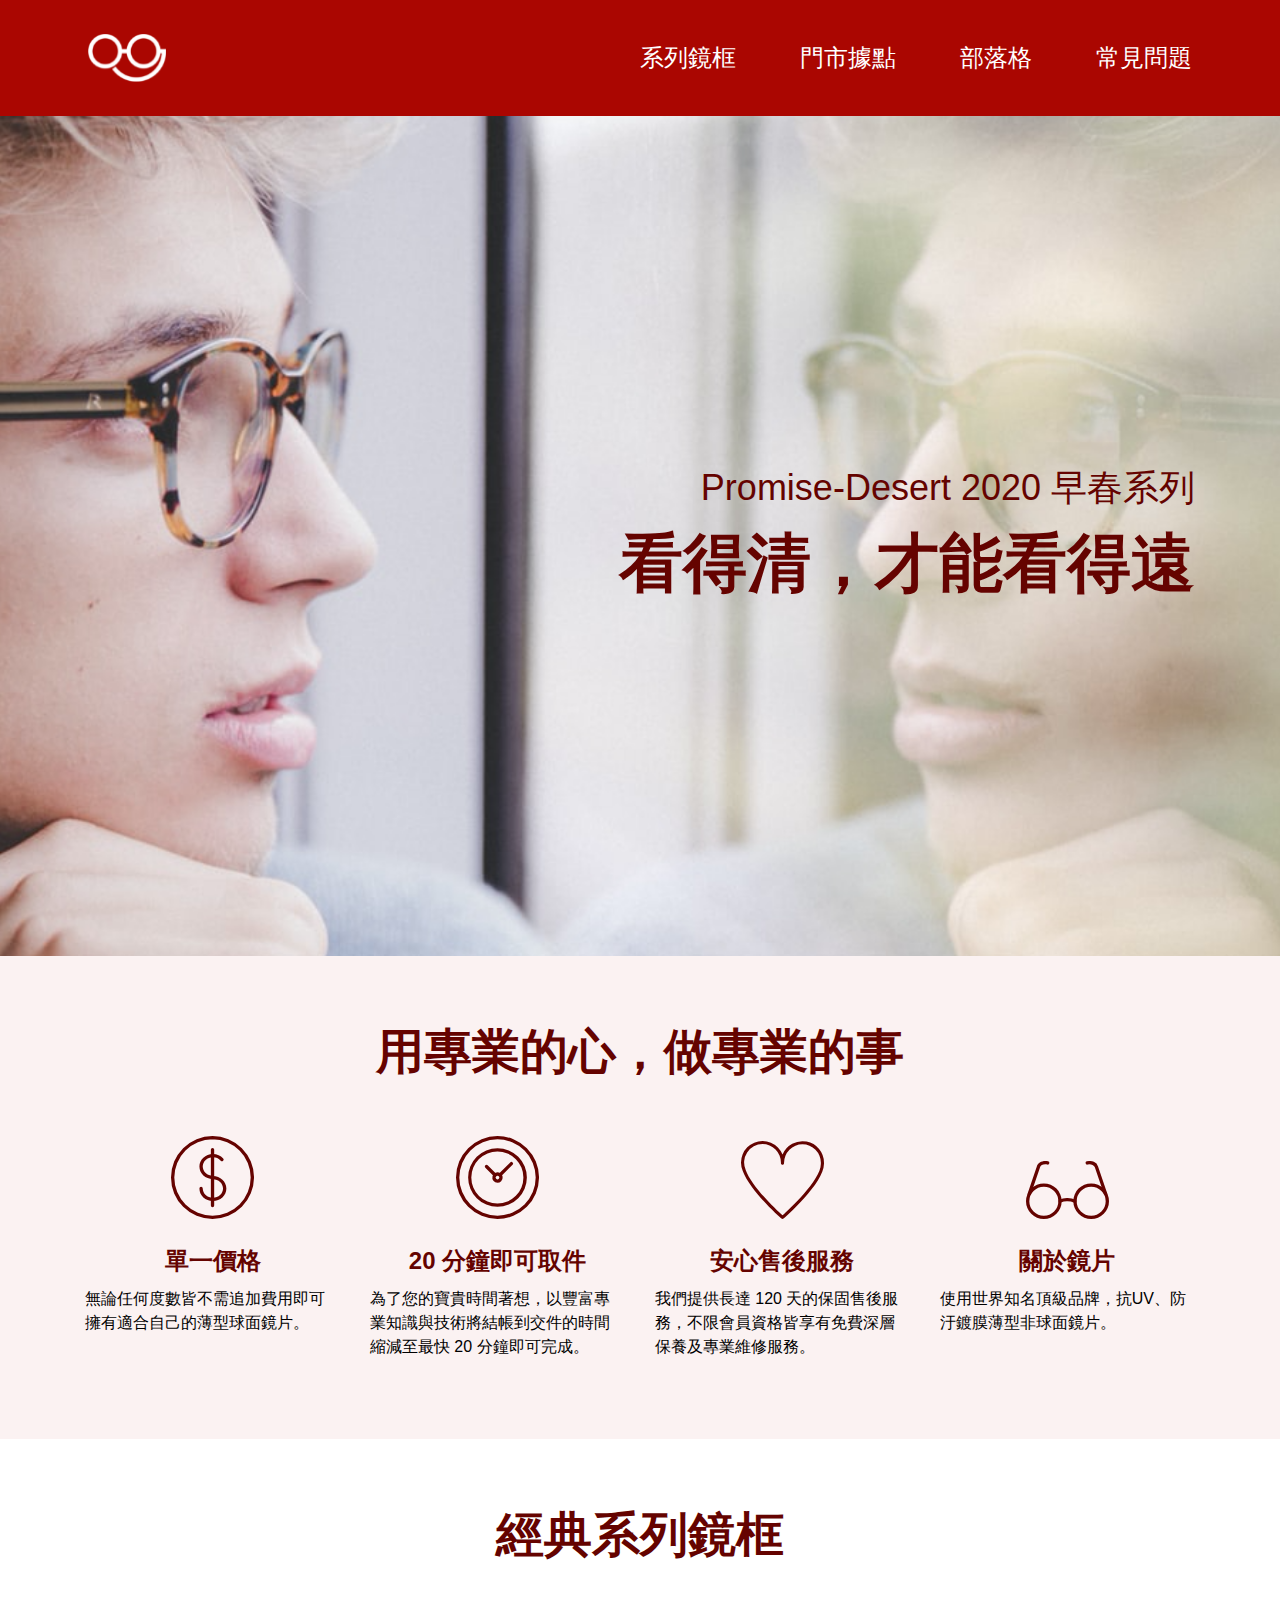
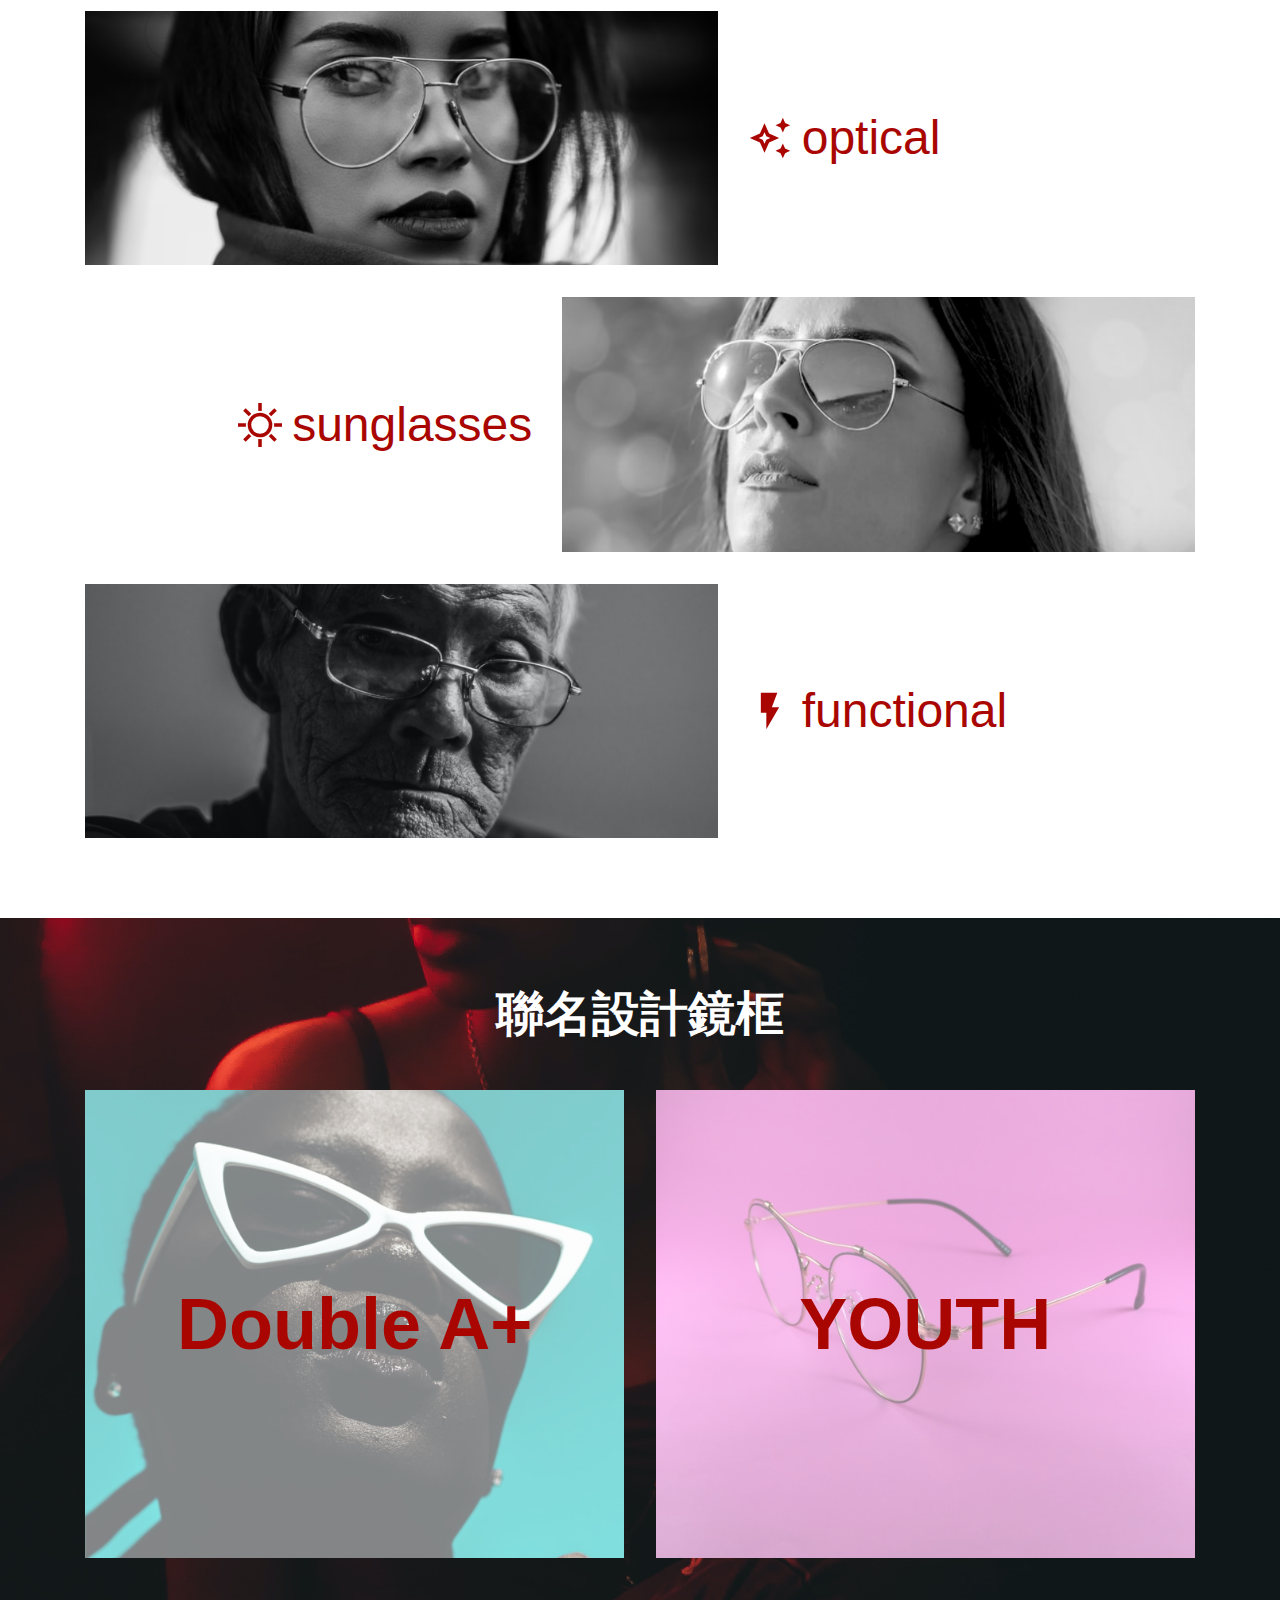
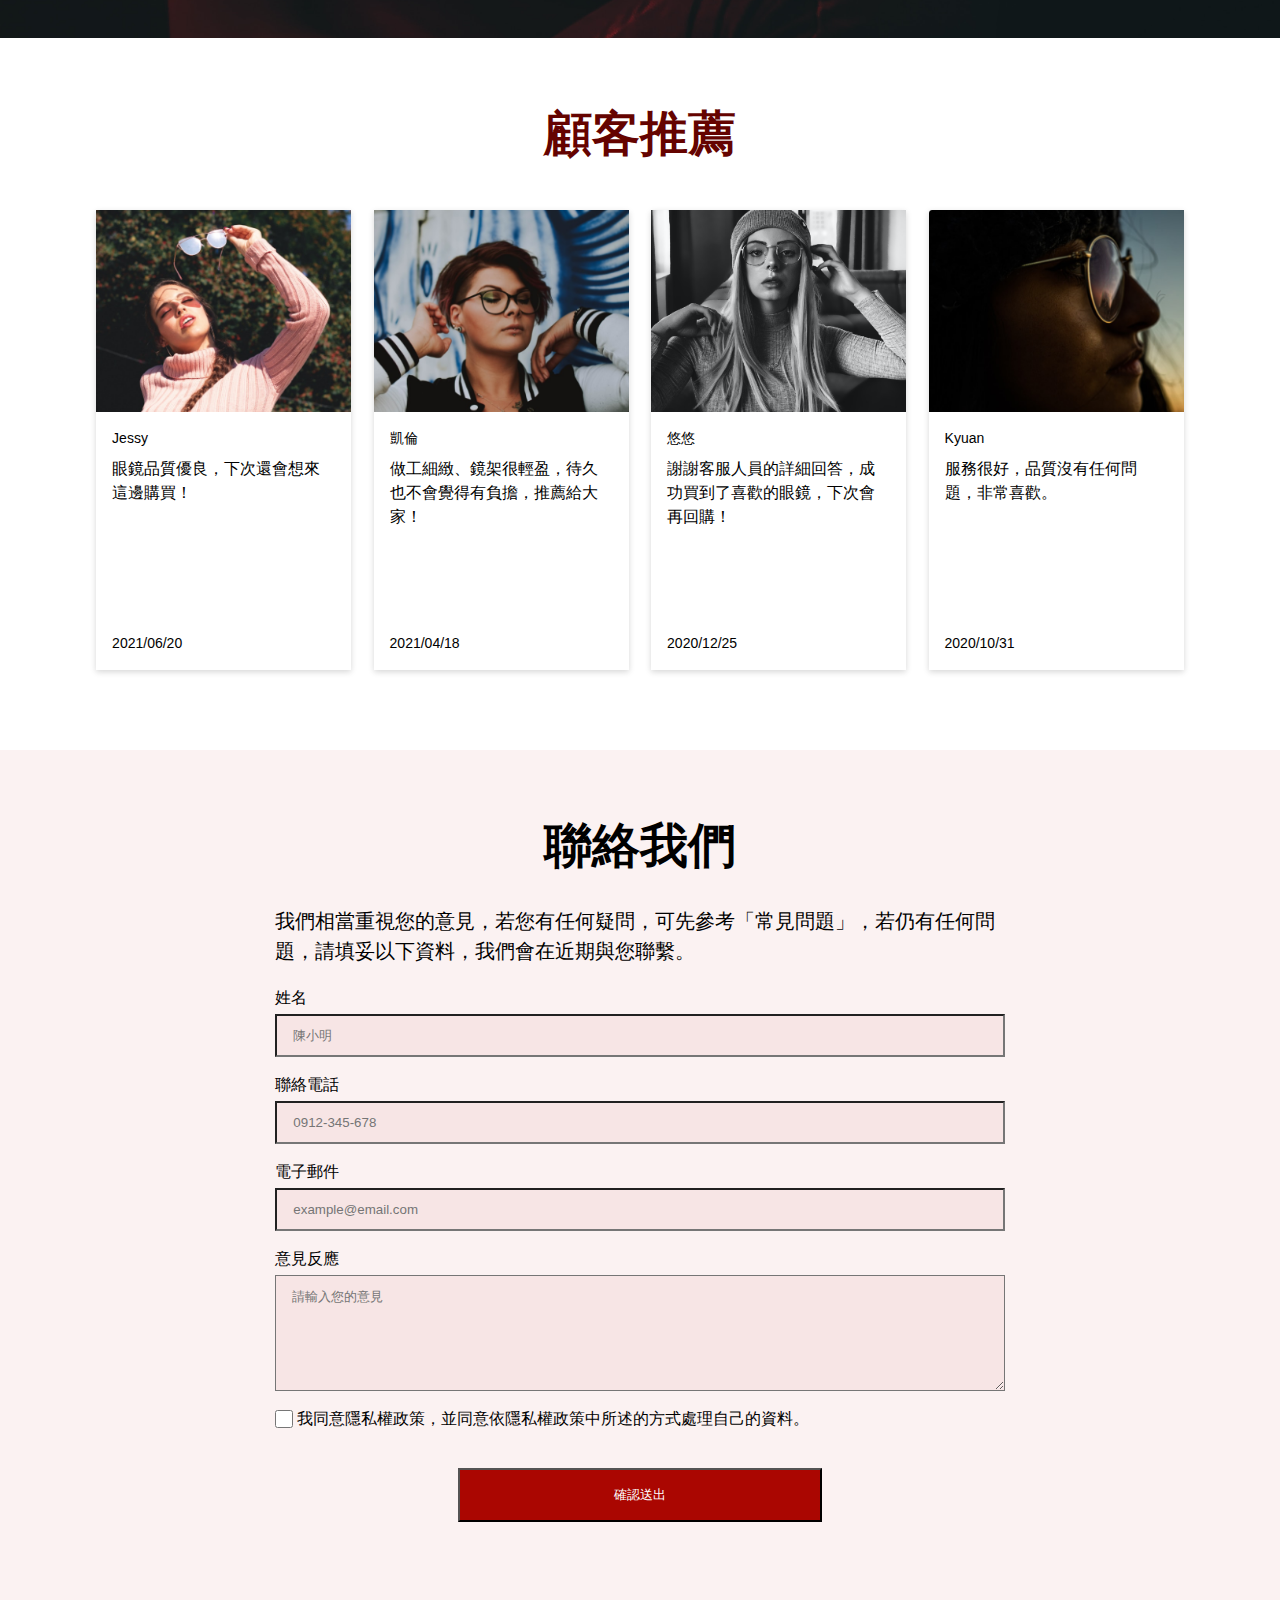
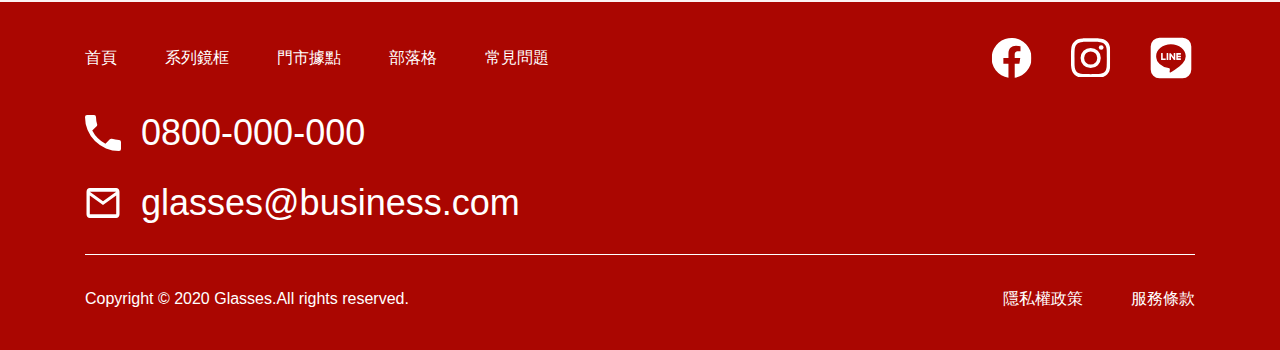
<file: index.html>
<!DOCTYPE html>
<html lang="en">

<head>
    <meta charset="UTF-8">
    <meta name="viewport" content="width=device-width, initial-scale=1.0">
    <meta http-equiv="X-UA-Compatible" content="ie=edge">
    <title>
        首頁
    </title>
    <link rel="stylesheet" href="./assets/style/all.css">
</head>

<body>
    <nav class="navbar d-flex justify-content-between align-items-center">
        <h1><a href="index.html">logo</a></h1>
        <ul class="menu d-flex">
            <li><a href="product-op.html" class="h5">系列鏡框</a></li>
            <li><a href="location.html" class="h5">門市據點</a></li>
            <li><a href="#" class="h5">部落格</a></li>
            <li><a href="faq.html" class="h5">常見問題</a></li>
        </ul>
    </nav>

    
<header class="banner">
    <div class="banner-inner d-flex flex-column justify-content-center container">
        <span class="h4 text-primary">Promise-Desert 2020 早春系列</span>
        <h2 class="h2 text-primary fw-bold">看得清，才能看得遠</h2>
    </div>
</header>
<section class="profession content">
    <h3 class="title text-primary mb-12">用專業的心，做專業的事</h3>
    <ul class="professionList container d-flex justify-content-between align-items-baseline">
        <li class="card">
            <img src="assets/images/icon-dollar.svg" class="profession-img" alt="icon-dollar">
            <h5 class="card-title h5 text-primary fw-bold mb-2">單一價格</h5>
            <p>無論任何度數皆不需追加費用即可擁有適合自己的薄型球面鏡片。</p>
        </li>
        <li class="card">
            <img src="assets/images/icon-clock.svg" class="profession-img" alt="icon-clock">
            <h5 class="card-title h5 text-primary fw-bold mb-2">20 分鐘即可取件</h5>
            <p>為了您的寶貴時間著想，以豐富專業知識與技術將結帳到交件的時間縮減至最快 20 分鐘即可完成。</p>
        </li>
        <li class="card">
            <img src="assets/images/icon-heart.svg" class="profession-img" alt="icon-heart">
            <h5 class="card-title h5 text-primary fw-bold mb-2">安心售後服務</h5>
            <p>我們提供長達 120 天的保固售後服務，不限會員資格皆享有免費深層保養及專業維修服務。</p>
        </li>
        <li class="card">
            <img src="assets/images/icon-glasses.svg" class="profession-img" alt="icon-glasses">
            <h5 class="card-title h5 text-primary fw-bold mb-2">關於鏡片</h5>
            <p>使用世界知名頂級品牌，抗UV、防汙鍍膜薄型非球面鏡片。</p>
        </li>
    </ul>
</section>
<section class="series container content">
    <h3 class="title series-title text-primary mb-10">經典系列鏡框</h3>
    <ul class="seriesList">
        <li class="d-flex">
            <img src="assets/images/product-1.png" class="series-image" alt="product-1">
            <a href="product-op.html" class="seriesLink d-flex  align-items-center">
                <img src="assets/images/auto_awesome_white_24dp.svg" alt="awesome_white" class="hide series-icon">
                <img src="assets/images/auto_awesome_red_24dp.svg" alt="awesome_red" class="show series-icon">
                <h3 class="h3 text-secondary">optical</h3>
            </a>
        </li>
        <li class="d-flex flex-row-reverse">
            <img src="assets/images/product-2.png" class="series-image" alt="product-2">
            <a href="product-sun.html" class="seriesLink-reverse d-flex align-items-center">
                <img src="assets/images/icon-sun-white.svg" alt="icon-sun-white" class="hide series-icon">
                <img src="assets/images/icon-sun.svg" alt="icon-sun" class="show series-icon">
                <h3 class="h3 text-secondary">sunglasses</h3>
            </a>
        </li>
        <li class="d-flex">
            <img src="assets/images/product-3.png" class="series-image" alt="product-3">
            <a href="#" class="seriesLink d-flex  align-items-center">
                <img src="assets/images/flash_on_white_24dp.svg" alt="flash_on_white" class="hide series-icon">
                <img src="assets/images/flash_on_red_24dp.svg" alt="flash_on_red" class="show series-icon">
                <h3 class="h3 text-secondary">functional</h3>
            </a>
        </li>
    </ul>
</section>
<section class="joint content">
    <div class="container text-center">
        <h3 class="h3 title text-light mb-10">聯名設計鏡框</h3>
        <ul class="jointList d-flex justify-content-between">
            <li class="double">
                <a href="#" class="text-secondary fw-bold">
                    <p class="font-l">Double A+</p>
                </a>
            </li>
            <li class="youth">
                <a href="#" class="text-secondary fw-bold">
                    <p class="font-l">YOUTH</p>
                </a>
            </li>
        </ul>
    </div>
</section>
<section class="container">
    <div class="content">
        <h3 class="title text-primary mb-10">顧客推薦</h3>
        <ul class="recommendList d-flex justify-content-between flex-wrap ">
            <li class="card mx-auto box-shadow position-relative">
                <img src="assets/images/rec-1.png" alt="rec-1" class="recommend-img">
                <div class="card-body">
                    <h4 class="font-s mb-2">Jessy</h4>
                    <p>眼鏡品質優良，下次還會想來這邊購買！</p>
                    <p class="font-s issueDate">2021/06/20</p>
                </div>
            </li>
            <li class="card mx-auto box-shadow position-relative">
                <img src="assets/images/rec-2.png" alt="rec-2" class="recommend-img">
                <div class="card-body">
                    <h4 class="font-s mb-2">凱倫</h4>
                    <p>做工細緻、鏡架很輕盈，待久也不會覺得有負擔，推薦給大家！</p>
                    <p class="font-s issueDate">2021/04/18</p>
                </div>
            </li>
            <li class="card mx-auto box-shadow position-relative">
                <img src="assets/images/rec-3.png" alt="rec-3" class="recommend-img">
                <div class="card-body">
                    <h4 class="font-s mb-2">悠悠</h4>
                    <p>謝謝客服人員的詳細回答，成功買到了喜歡的眼鏡，下次會再回購！</p>
                    <p class="font-s issueDate">2020/12/25</p>
                </div>
            </li>
            <li class="card mx-auto box-shadow position-relative">
                <img src="assets/images/rec-4.png" alt="rec-4" class="recommend-img">
                <div class="card-body">
                    <h4 class="font-s mb-2">Kyuan</h4>
                    <p>服務很好，品質沒有任何問題，非常喜歡。</p>
                    <p class="font-s issueDate">2020/10/31</p>
                </div>
            </li>
        </ul>
    </div>
</section>
<section class="contact content">
    <h3 class="title">聯絡我們</h3>
    <div class="container">
        <div class="contact-form mx-auto">
            <h6 class="h6 mb-5">我們相當重視您的意見，若您有任何疑問，可先參考「常見問題」，若仍有任何問題，請填妥以下資料，我們會在近期與您聯繫。</h6>
            <form action="index.html">
                <div class="contact-form-group mb-4">
                    <label for="name">姓名</label>
                    <input type="text" id="name" name="name" placeholder="陳小明">
                </div>
                <div class="contact-form-group mb-4">
                    <label for="tel">聯絡電話</label>
                    <input type="tel" id="tel" name="tel" placeholder="0912-345-678">
                </div>
                <div class="contact-form-group mb-4">
                    <label for="email">電子郵件</label>
                    <input type="email" id="email" name="email" placeholder="example@email.com">
                </div>
                <div class="contact-form-group mb-4">
                    <label for="textarea">意見反應</label>
                    <textarea id="textarea" name="textarea" placeholder="請輸入您的意見" rows="6"></textarea>
                </div>
                <div class="checkbox d-flex ">
                    <input type="checkbox" id="checkbox" class="mb-10">
                    <label for="checkbox">我同意隱私權政策，並同意依隱私權政策中所述的方式處理自己的資料。</label>
                </div>
                <div class="text-center">
                    <input type="submit" value="確認送出" class="contactSubmit text-light">
                </div>
            </form>
        </div>
    </div>
</section>

<div class="box"></div>

        <footer class="footer">
            <div class="container">
                <div class="d-flex justify-content-between border-bottom-light">
                    <div class="footer-left">
                        <ul class="footer-menu d-flex">
                            <li><a href="index.html">首頁</a></li>
                            <li><a href="product-op.html">系列鏡框</a></li>
                            <li><a href="location.html">門市據點</a></li>
                            <li><a href="#">部落格</a></li>
                            <li><a href="faq.html">常見問題</a></li>
                        </ul>
                        <ul class="footer-left-item">
                            <li class="d-flex align-items-center"><img src="assets/images/icon-phone.svg" class="footer-left-icon" alt="phone"><a href="tel:+" class="h4">0800-000-000</a></li>
                            <li class="d-flex align-items-center"><img src="assets/images/icon-mail.svg" class="footer-left-icon" alt="mail"><a href="mailto:" class="h4">glasses@business.com</a></li>
                        </ul>
                    </div>
                    <ul class="footer-links d-flex">
                        <li><a href="#"><img src="assets/images/icon-fb.svg" alt="facebook"></a></li>
                        <li><a href="#"><img src="assets/images/icon-ig.svg" alt="IG"></a></li>
                        <li><a href="#"><img src="assets/images/icon-line.svg" alt="line"></a></li>
                    </ul>
                </div>
                <div class="footer-bottom d-flex justify-content-between">
                    <p class="footer-copyright">Copyright © 2020 Glasses.All rights reserved.</p>
                    <ul class="footer-terms d-flex">
                        <li><a href="#">隱私權政策</a></li>
                        <li><a href="#">服務條款</a></li>
                    </ul>
                </div>
            </div>
        </footer>
        <script src="./assets/js/vendors.js"></script>
        <script src="./assets/js/all.js"></script>
</body>

</html>
</file>
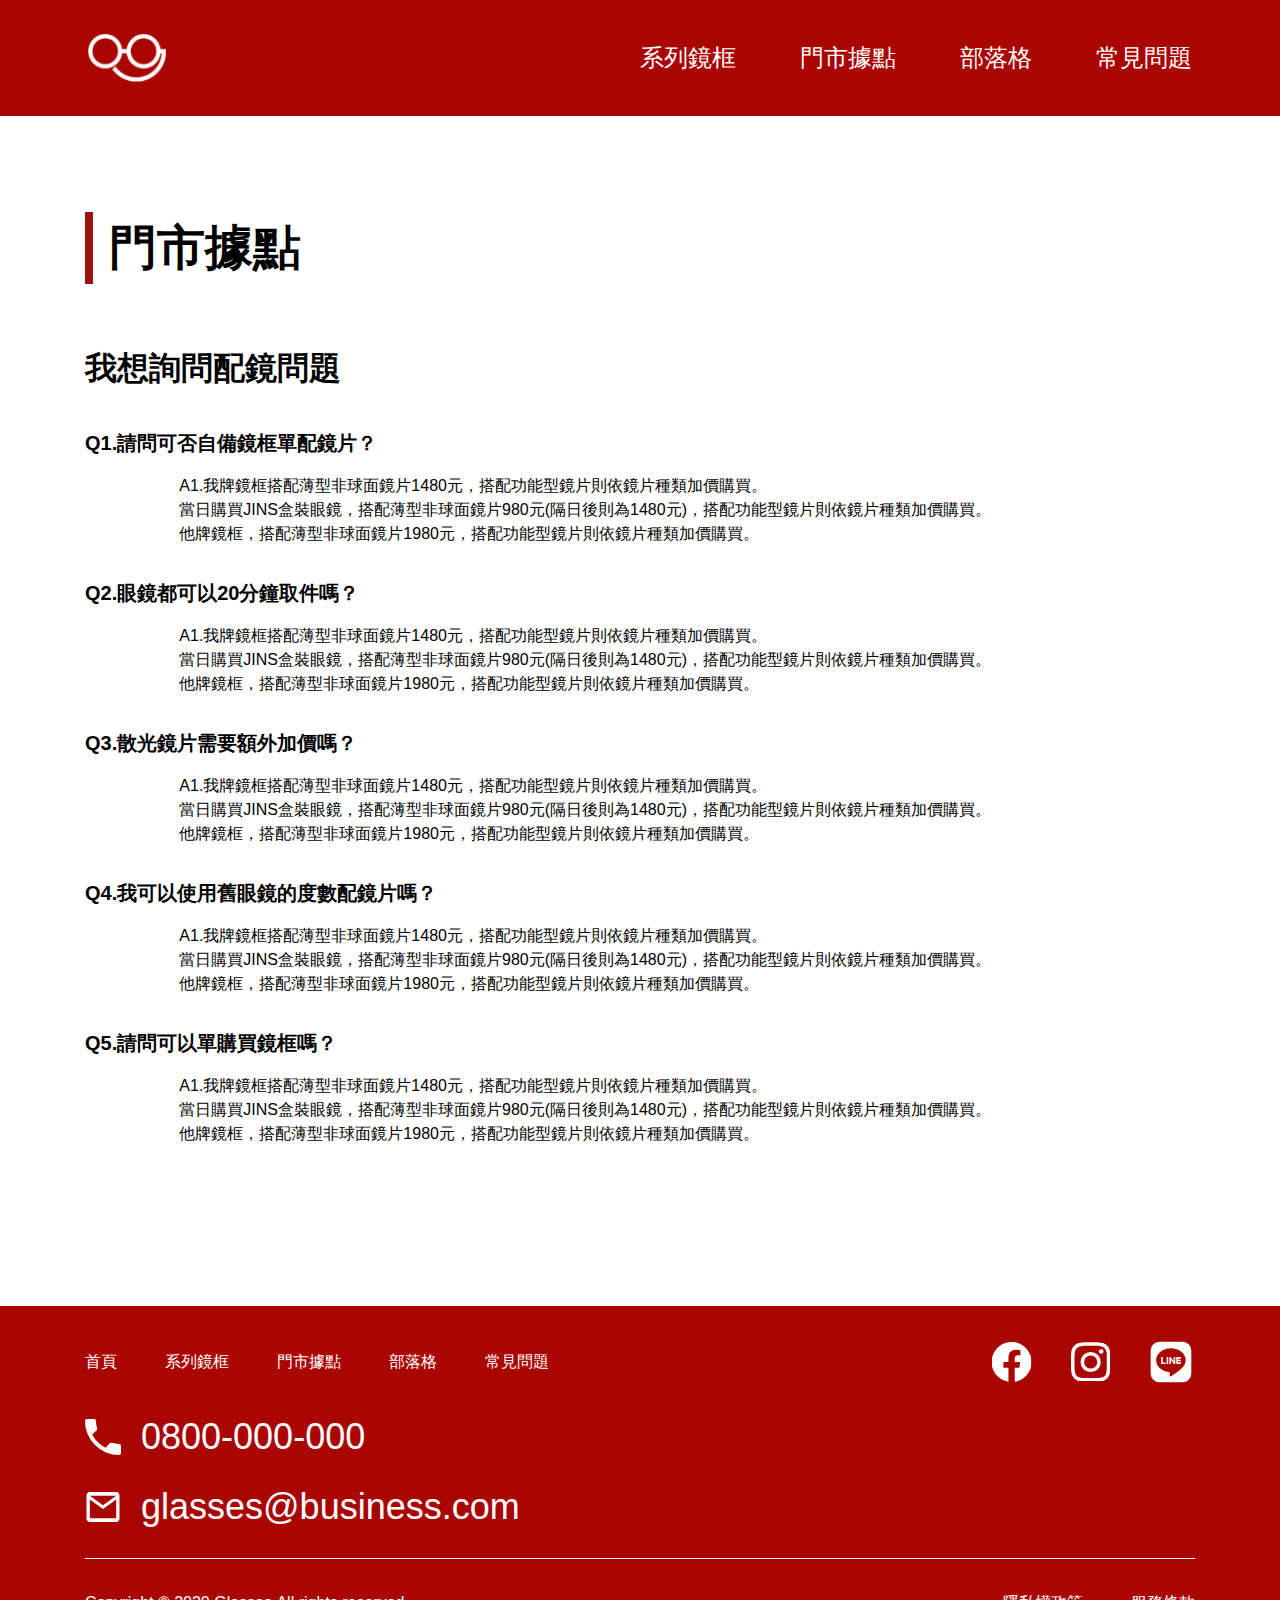
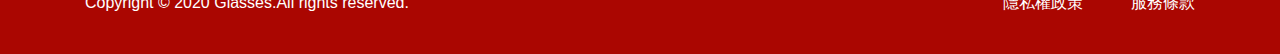
<file: faq.html>
<!DOCTYPE html>
<html lang="en">

<head>
    <meta charset="UTF-8">
    <meta name="viewport" content="width=device-width, initial-scale=1.0">
    <meta http-equiv="X-UA-Compatible" content="ie=edge">
    <title>
        FAQ
    </title>
    <link rel="stylesheet" href="./assets/style/all.css">
</head>

<body>
    <nav class="navbar d-flex justify-content-between align-items-center">
        <h1><a href="index.html">logo</a></h1>
        <ul class="menu d-flex">
            <li><a href="product-op.html" class="h5">系列鏡框</a></li>
            <li><a href="location.html" class="h5">門市據點</a></li>
            <li><a href="#" class="h5">部落格</a></li>
            <li><a href="faq.html" class="h5">常見問題</a></li>
        </ul>
    </nav>

    
<div class="container content-page">
    <h3 class="title-page">門市據點</h3>
    <p class="faq-title">我想詢問配鏡問題</p>
    <ul class="faq-list">
        <li>
            <h6 class="faq-list-title">Q1.請問可否自備鏡框單配鏡片？</h6>
            <p class="faq-list-text mb-sm-5">
                A1.我牌鏡框搭配薄型非球面鏡片1480元，搭配功能型鏡片則依鏡片種類加價購買。<br>當日購買JINS盒裝眼鏡，搭配薄型非球面鏡片980元(隔日後則為1480元)，搭配功能型鏡片則依鏡片種類加價購買。
            </p>
            <p class="faq-list-text">他牌鏡框，搭配薄型非球面鏡片1980元，搭配功能型鏡片則依鏡片種類加價購買。</p>
        </li>
        <li>
            <h6 class="faq-list-title">Q2.眼鏡都可以20分鐘取件嗎？</h6>
            <p class="faq-list-text mb-sm-5">
                A1.我牌鏡框搭配薄型非球面鏡片1480元，搭配功能型鏡片則依鏡片種類加價購買。<br>當日購買JINS盒裝眼鏡，搭配薄型非球面鏡片980元(隔日後則為1480元)，搭配功能型鏡片則依鏡片種類加價購買。
            </p>
            <p class="faq-list-text">他牌鏡框，搭配薄型非球面鏡片1980元，搭配功能型鏡片則依鏡片種類加價購買。</p>
        </li>
        <li>
            <h6 class="faq-list-title">Q3.散光鏡片需要額外加價嗎？</h6>
            <p class="faq-list-text mb-sm-5">
                A1.我牌鏡框搭配薄型非球面鏡片1480元，搭配功能型鏡片則依鏡片種類加價購買。<br>當日購買JINS盒裝眼鏡，搭配薄型非球面鏡片980元(隔日後則為1480元)，搭配功能型鏡片則依鏡片種類加價購買。
            </p>
            <p class="faq-list-text">他牌鏡框，搭配薄型非球面鏡片1980元，搭配功能型鏡片則依鏡片種類加價購買。</p>
        </li>
        <li>
            <h6 class="faq-list-title">Q4.我可以使用舊眼鏡的度數配鏡片嗎？</h6>
            <p class="faq-list-text mb-sm-5">
                A1.我牌鏡框搭配薄型非球面鏡片1480元，搭配功能型鏡片則依鏡片種類加價購買。<br>當日購買JINS盒裝眼鏡，搭配薄型非球面鏡片980元(隔日後則為1480元)，搭配功能型鏡片則依鏡片種類加價購買。
            </p>
            <p class="faq-list-text">他牌鏡框，搭配薄型非球面鏡片1980元，搭配功能型鏡片則依鏡片種類加價購買。</p>
        </li>
        <li>
            <h6 class="faq-list-title">Q5.請問可以單購買鏡框嗎？</h6>
            <p class="faq-list-text mb-sm-5">
                A1.我牌鏡框搭配薄型非球面鏡片1480元，搭配功能型鏡片則依鏡片種類加價購買。<br>當日購買JINS盒裝眼鏡，搭配薄型非球面鏡片980元(隔日後則為1480元)，搭配功能型鏡片則依鏡片種類加價購買。
            </p>
            <p class="faq-list-text">他牌鏡框，搭配薄型非球面鏡片1980元，搭配功能型鏡片則依鏡片種類加價購買。</p>
        </li>
    </ul>
</div>

        <footer class="footer">
            <div class="container">
                <div class="d-flex justify-content-between border-bottom-light">
                    <div class="footer-left">
                        <ul class="footer-menu d-flex">
                            <li><a href="index.html">首頁</a></li>
                            <li><a href="product-op.html">系列鏡框</a></li>
                            <li><a href="location.html">門市據點</a></li>
                            <li><a href="#">部落格</a></li>
                            <li><a href="faq.html">常見問題</a></li>
                        </ul>
                        <ul class="footer-left-item">
                            <li class="d-flex align-items-center"><img src="assets/images/icon-phone.svg" class="footer-left-icon" alt="phone"><a href="tel:+" class="h4">0800-000-000</a></li>
                            <li class="d-flex align-items-center"><img src="assets/images/icon-mail.svg" class="footer-left-icon" alt="mail"><a href="mailto:" class="h4">glasses@business.com</a></li>
                        </ul>
                    </div>
                    <ul class="footer-links d-flex">
                        <li><a href="#"><img src="assets/images/icon-fb.svg" alt="facebook"></a></li>
                        <li><a href="#"><img src="assets/images/icon-ig.svg" alt="IG"></a></li>
                        <li><a href="#"><img src="assets/images/icon-line.svg" alt="line"></a></li>
                    </ul>
                </div>
                <div class="footer-bottom d-flex justify-content-between">
                    <p class="footer-copyright">Copyright © 2020 Glasses.All rights reserved.</p>
                    <ul class="footer-terms d-flex">
                        <li><a href="#">隱私權政策</a></li>
                        <li><a href="#">服務條款</a></li>
                    </ul>
                </div>
            </div>
        </footer>
        <script src="./assets/js/vendors.js"></script>
        <script src="./assets/js/all.js"></script>
</body>

</html>
</file>
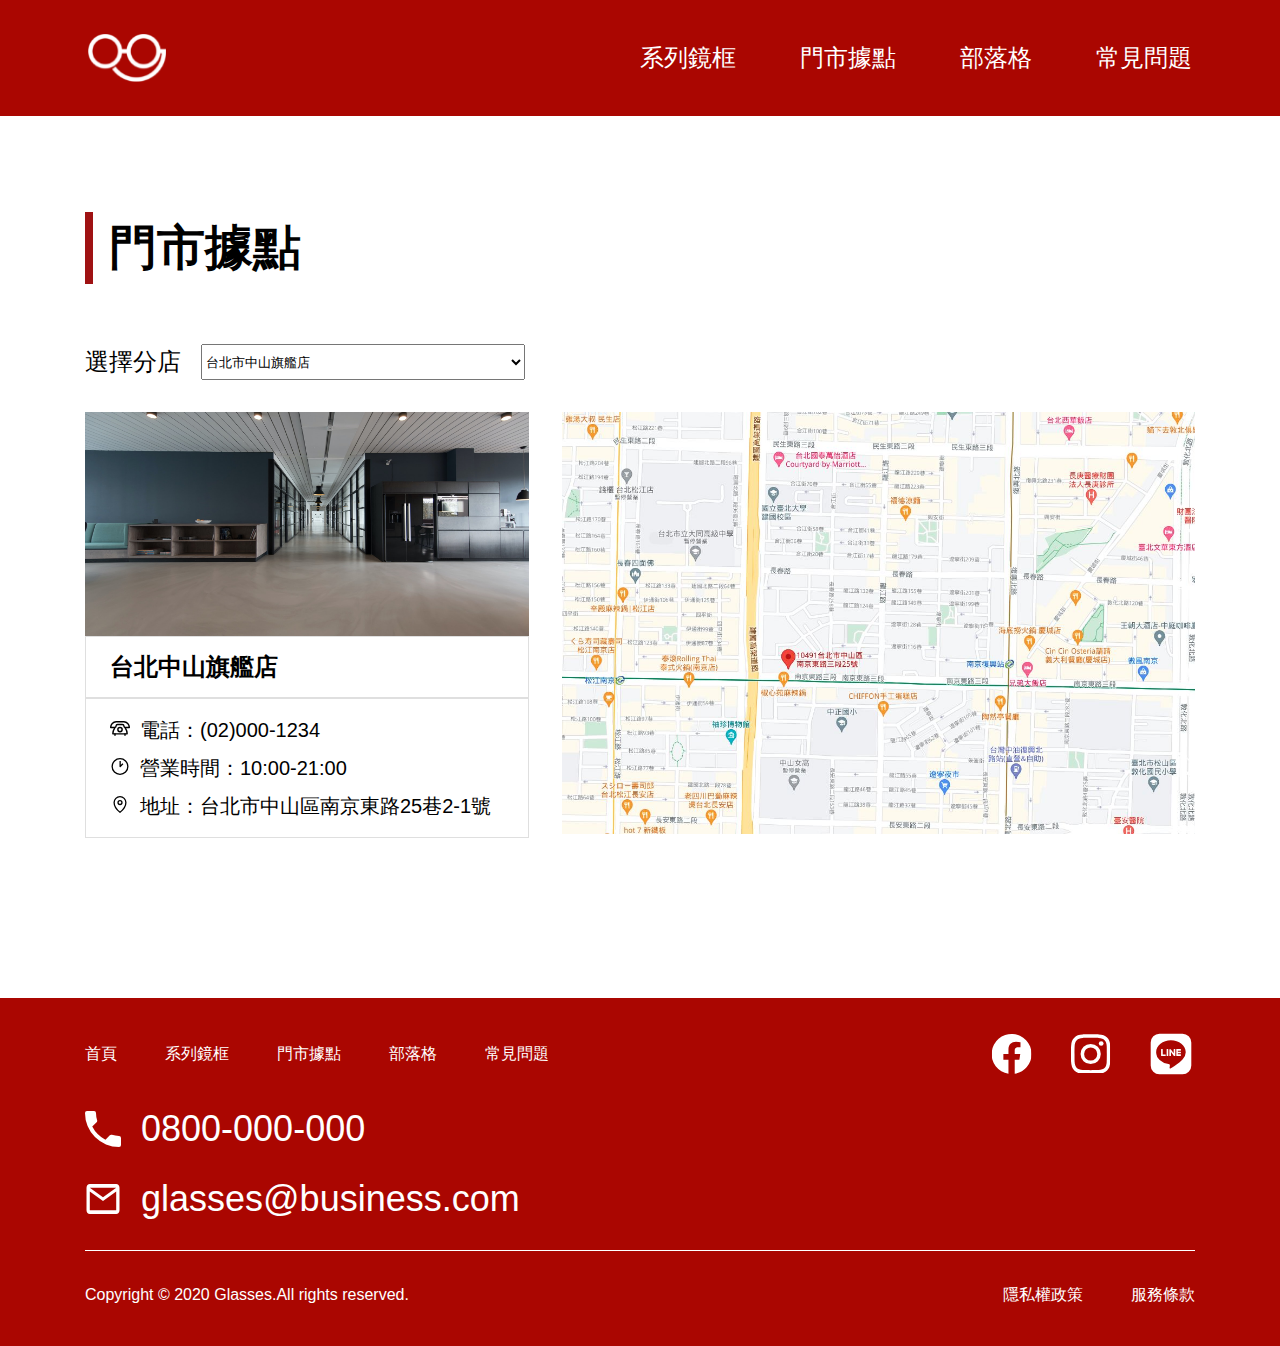
<file: location-2.html>
<!DOCTYPE html>
<html lang="en">

<head>
    <meta charset="UTF-8">
    <meta name="viewport" content="width=device-width, initial-scale=1.0">
    <meta http-equiv="X-UA-Compatible" content="ie=edge">
    <title>
        門市詳細資訊
    </title>
    <link rel="stylesheet" href="./assets/style/all.css">
</head>

<body>
    <nav class="navbar d-flex justify-content-between align-items-center">
        <h1><a href="index.html">logo</a></h1>
        <ul class="menu d-flex">
            <li><a href="product-op.html" class="h5">系列鏡框</a></li>
            <li><a href="location.html" class="h5">門市據點</a></li>
            <li><a href="#" class="h5">部落格</a></li>
            <li><a href="faq.html" class="h5">常見問題</a></li>
        </ul>
    </nav>

    
<div class="container content-page">

    <h3 class="title-page">門市據點</h3>
    <div class="selectRegion">
        <span>選擇分店</span>
        <select name="area" class="dropdown-toggle">
            <option>台北市中山旗艦店</option>
            <option>新北市板橋店</option>
            <option>桃園市桃園店</option>
            <option>台中市一中店</option>
            <option>台南市成功店</option>
            <option>高雄市左營店</option>
        </select>
    </div>
    <ul class="areaDetailsList">
        <li class="store-information store-information-content">
            <img src="assets/images/locate1.jpeg" class="card-area-details-img" alt="locate1">
            <div class="store-information-item">
                <div class="border-grey">
                    <h5 class="card-area-title">台北中山旗艦店</h5>
                </div>
                <ul class="border-grey card-area-item">
                    <li>
                        <img src="assets/images/icon-phone-black.svg" class="card-area-icon" alt="icon-phone">
                        <p class="card-area-text">電話：(02)000-1234</p>
                    </li>
                    <li>
                        <img src="assets/images/icon-clock-black.svg" class="card-area-icon" alt="icon-clock">
                        <p class="card-area-text">營業時間：10:00-21:00</p>
                    </li>
                    <li>
                        <img src="assets/images/icon-map.svg" class="card-area-icon" alt="icon-map">
                        <p class="card-area-text">地址：台北市中山區南京東路25巷2-1號</p>
                    </li>
                </ul>
            </div>
        </li>
        <li class="store-maps">
            <img src="assets/images/loction-map.JPG" class="store-map-img" alt="locationMap">
        </li>
    </ul>
</div>

        <footer class="footer">
            <div class="container">
                <div class="d-flex justify-content-between border-bottom-light">
                    <div class="footer-left">
                        <ul class="footer-menu d-flex">
                            <li><a href="index.html">首頁</a></li>
                            <li><a href="product-op.html">系列鏡框</a></li>
                            <li><a href="location.html">門市據點</a></li>
                            <li><a href="#">部落格</a></li>
                            <li><a href="faq.html">常見問題</a></li>
                        </ul>
                        <ul class="footer-left-item">
                            <li class="d-flex align-items-center"><img src="assets/images/icon-phone.svg" class="footer-left-icon" alt="phone"><a href="tel:+" class="h4">0800-000-000</a></li>
                            <li class="d-flex align-items-center"><img src="assets/images/icon-mail.svg" class="footer-left-icon" alt="mail"><a href="mailto:" class="h4">glasses@business.com</a></li>
                        </ul>
                    </div>
                    <ul class="footer-links d-flex">
                        <li><a href="#"><img src="assets/images/icon-fb.svg" alt="facebook"></a></li>
                        <li><a href="#"><img src="assets/images/icon-ig.svg" alt="IG"></a></li>
                        <li><a href="#"><img src="assets/images/icon-line.svg" alt="line"></a></li>
                    </ul>
                </div>
                <div class="footer-bottom d-flex justify-content-between">
                    <p class="footer-copyright">Copyright © 2020 Glasses.All rights reserved.</p>
                    <ul class="footer-terms d-flex">
                        <li><a href="#">隱私權政策</a></li>
                        <li><a href="#">服務條款</a></li>
                    </ul>
                </div>
            </div>
        </footer>
        <script src="./assets/js/vendors.js"></script>
        <script src="./assets/js/all.js"></script>
</body>

</html>
</file>
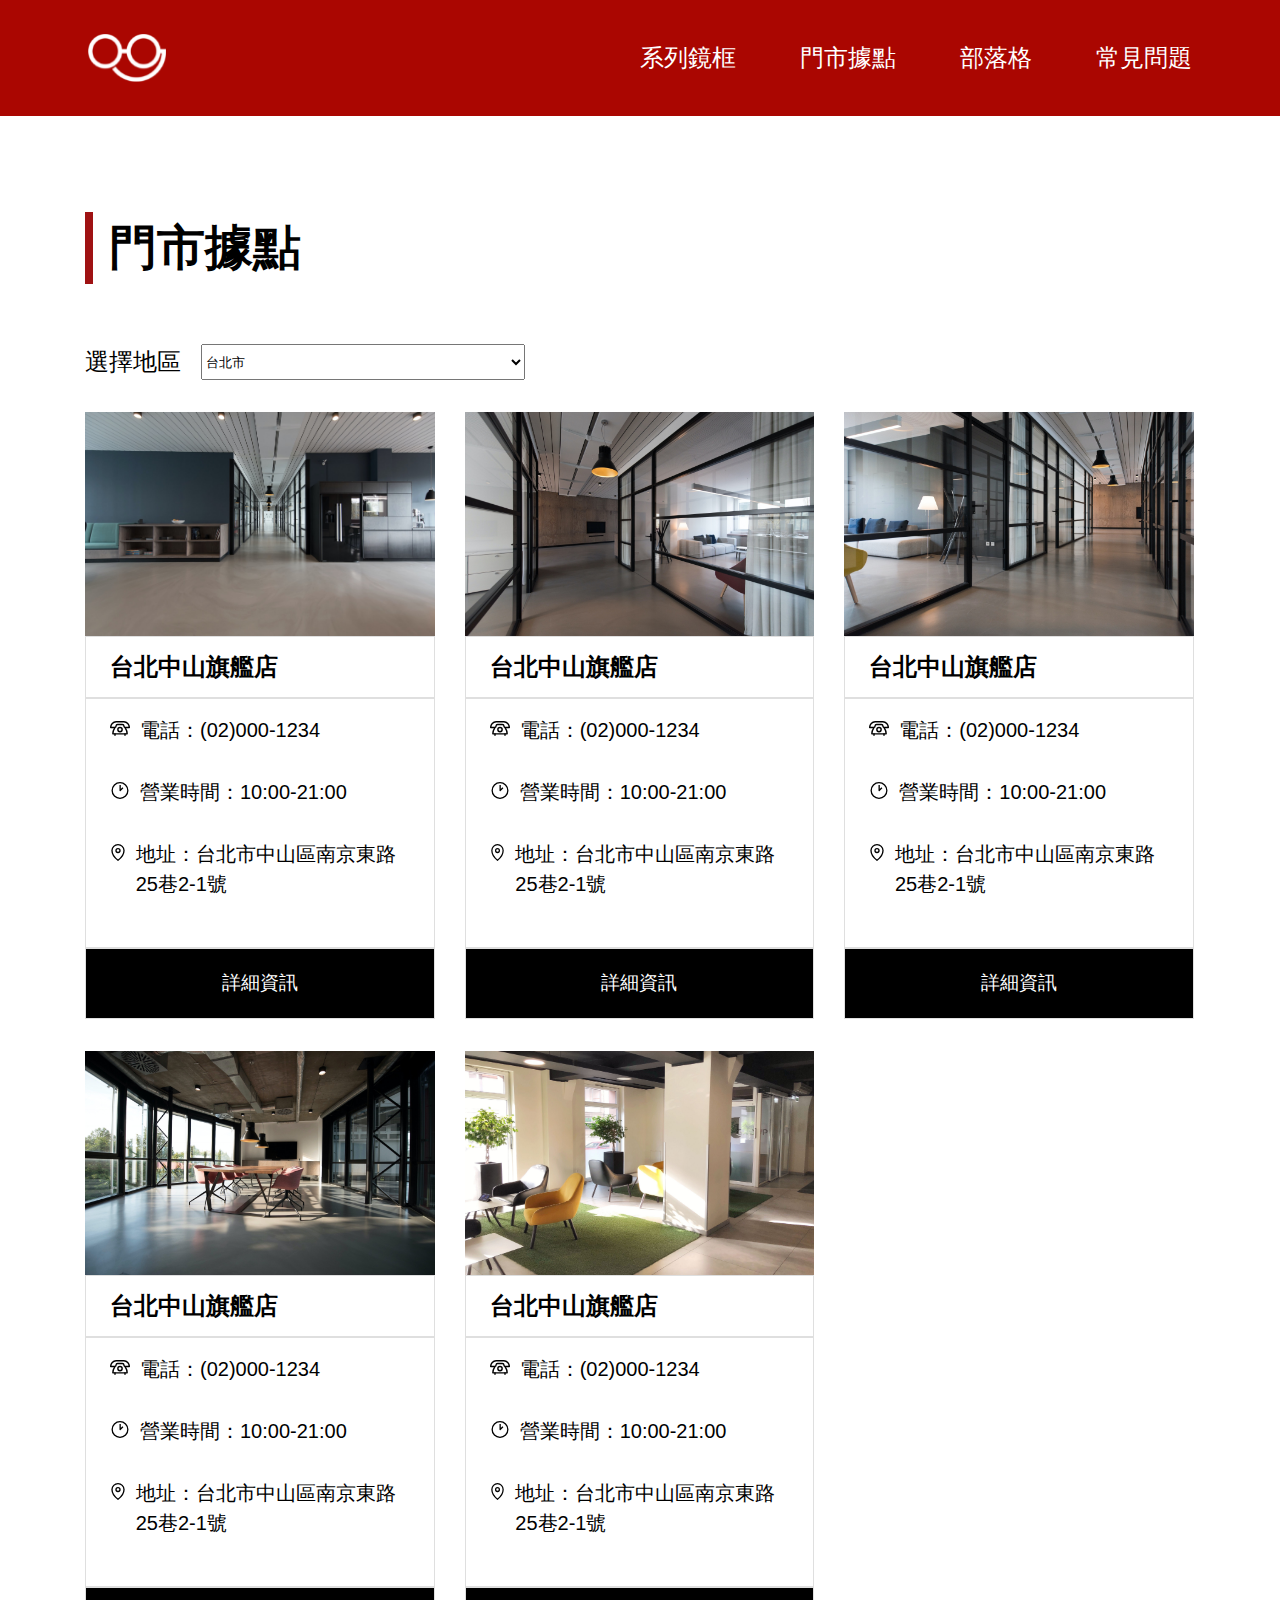
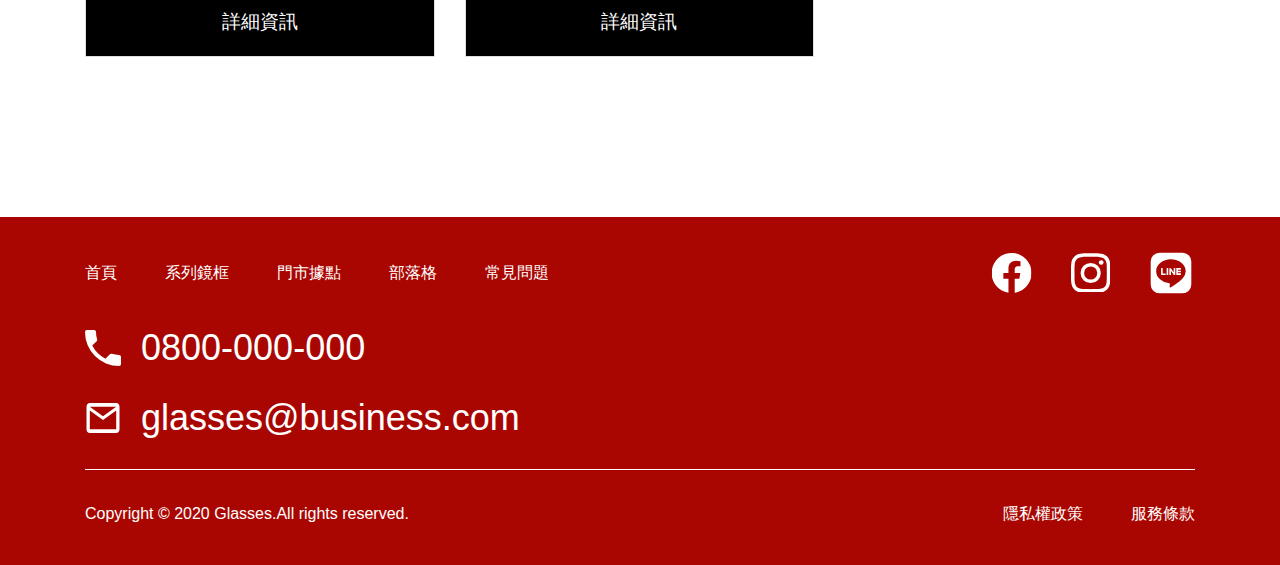
<file: location.html>
<!DOCTYPE html>
<html lang="en">

<head>
    <meta charset="UTF-8">
    <meta name="viewport" content="width=device-width, initial-scale=1.0">
    <meta http-equiv="X-UA-Compatible" content="ie=edge">
    <title>
        門市據點
    </title>
    <link rel="stylesheet" href="./assets/style/all.css">
</head>

<body>
    <nav class="navbar d-flex justify-content-between align-items-center">
        <h1><a href="index.html">logo</a></h1>
        <ul class="menu d-flex">
            <li><a href="product-op.html" class="h5">系列鏡框</a></li>
            <li><a href="location.html" class="h5">門市據點</a></li>
            <li><a href="#" class="h5">部落格</a></li>
            <li><a href="faq.html" class="h5">常見問題</a></li>
        </ul>
    </nav>

    
<div class="container content-page">

    <h3 class="title-page">門市據點</h3>
    <div class="selectRegion">
        <span>選擇地區</span>
        <select name="area" class="dropdown-toggle">
            <option>台北市</option>
            <option>新北市</option>
            <option>桃園市</option>
            <option>台中市</option>
            <option>台南市</option>
            <option>高雄市</option>
        </select>
    </div>
    <ul class="areaList">
        <li class="card-area">
            <img src="assets/images/locate1.jpeg" class="card-area-img" alt="locate1">
            <div>
                <div class="border-grey">
                    <h5 class="card-area-title">台北中山旗艦店</h5>
                </div>
                <ul class="border-grey card-area-item">
                    <li>
                        <img src="assets/images/icon-phone-black.svg" class="card-area-icon" alt="icon-phone">
                        <p class="card-area-text">電話：(02)000-1234</p>
                    </li>
                    <li>
                        <img src="assets/images/icon-clock-black.svg" class="card-area-icon" alt="icon-clock">
                        <p class="card-area-text">營業時間：10:00-21:00</p>
                    </li>
                    <li>
                        <img src="assets/images/icon-map.svg" class="card-area-icon" alt="icon-map">
                        <p class="card-area-text">地址：台北市中山區南京東路25巷2-1號</p>
                    </li>
                </ul>
            </div>
            <div class="border-grey">
                <a href="location-2.html" class="card-area-link">詳細資訊</a>
            </div>
        </li>
        <li class="card-area">
            <img src="assets/images/locate2.jpg" class="card-area-img" alt="locate2">
            <div>
                <div class="border-grey">
                    <h5 class="card-area-title">台北中山旗艦店</h5>
                </div>
                <ul class="border-grey card-area-item">
                    <li>
                        <img src="assets/images/icon-phone-black.svg" class="card-area-icon" alt="icon-phone">
                        <p class="card-area-text">電話：(02)000-1234</p>
                    </li>
                    <li>
                        <img src="assets/images/icon-clock-black.svg" class="card-area-icon" alt="icon-clock">
                        <p class="card-area-text">營業時間：10:00-21:00</p>
                    </li>
                    <li>
                        <img src="assets/images/icon-map.svg" class="card-area-icon" alt="icon-map">
                        <p class="card-area-text">地址：台北市中山區南京東路25巷2-1號</p>
                    </li>
                </ul>
            </div>
            <div class="border-grey">
                <a href="location-2.html" class="card-area-link">詳細資訊</a>
            </div>
        </li>
        <li class="card-area">
            <img src="assets/images/locate3.jpg" class="card-area-img" alt="locate3">
            <div>
                <div class="border-grey">
                    <h5 class="card-area-title">台北中山旗艦店</h5>
                </div>
                <ul class="border-grey card-area-item">
                    <li>
                        <img src="assets/images/icon-phone-black.svg" class="card-area-icon" alt="icon-phone">
                        <p class="card-area-text">電話：(02)000-1234</p>
                    </li>
                    <li>
                        <img src="assets/images/icon-clock-black.svg" class="card-area-icon" alt="icon-clock">
                        <p class="card-area-text">營業時間：10:00-21:00</p>
                    </li>
                    <li>
                        <img src="assets/images/icon-map.svg" class="card-area-icon" alt="icon-map">
                        <p class="card-area-text">地址：台北市中山區南京東路25巷2-1號</p>
                    </li>
                </ul>
            </div>
            <div class="border-grey">
                <a href="location-2.html" class="card-area-link">詳細資訊</a>
            </div>
        </li>
        <li class="card-area">
            <img src="assets/images/locate4.jpg" class="card-area-img" alt="locate4">
            <div>
                <div class="border-grey">
                    <h5 class="card-area-title">台北中山旗艦店</h5>
                </div>
                <ul class="border-grey card-area-item">
                    <li>
                        <img src="assets/images/icon-phone-black.svg" class="card-area-icon" alt="icon-phone">
                        <p class="card-area-text">電話：(02)000-1234</p>
                    </li>
                    <li>
                        <img src="assets/images/icon-clock-black.svg" class="card-area-icon" alt="icon-clock">
                        <p class="card-area-text">營業時間：10:00-21:00</p>
                    </li>
                    <li>
                        <img src="assets/images/icon-map.svg" class="card-area-icon" alt="icon-map">
                        <p class="card-area-text">地址：台北市中山區南京東路25巷2-1號</p>
                    </li>
                </ul>
            </div>
            <div class="border-grey">
                <a href="location-2.html" class="card-area-link">詳細資訊</a>
            </div>
        </li>
        <li class="card-area">
            <img src="assets/images/locate5.jpg" class="card-area-img" alt="locate5">
            <div>
                <div class="border-grey">
                    <h5 class="card-area-title">台北中山旗艦店</h5>
                </div>
                <ul class="border-grey card-area-item">
                    <li class="d-flex">
                        <img src="assets/images/icon-phone-black.svg" class="card-area-icon" alt="icon-phone">
                        <p class="card-area-text">電話：(02)000-1234</p>
                    </li>
                    <li class="d-flex">
                        <img src="assets/images/icon-clock-black.svg" class="card-area-icon" alt="icon-clock">
                        <p class="card-area-text">營業時間：10:00-21:00</p>
                    </li>
                    <li class="d-flex">
                        <img src="assets/images/icon-map.svg" class="card-area-icon" alt="icon-map">
                        <p class="card-area-text">地址：台北市中山區南京東路25巷2-1號</p>
                    </li>
                </ul>
            </div>
            <div class="border-grey">
                <a href="location-2.html" class="card-area-link">詳細資訊</a>
            </div>
        </li>
    </ul>
</div>

        <footer class="footer">
            <div class="container">
                <div class="d-flex justify-content-between border-bottom-light">
                    <div class="footer-left">
                        <ul class="footer-menu d-flex">
                            <li><a href="index.html">首頁</a></li>
                            <li><a href="product-op.html">系列鏡框</a></li>
                            <li><a href="location.html">門市據點</a></li>
                            <li><a href="#">部落格</a></li>
                            <li><a href="faq.html">常見問題</a></li>
                        </ul>
                        <ul class="footer-left-item">
                            <li class="d-flex align-items-center"><img src="assets/images/icon-phone.svg" class="footer-left-icon" alt="phone"><a href="tel:+" class="h4">0800-000-000</a></li>
                            <li class="d-flex align-items-center"><img src="assets/images/icon-mail.svg" class="footer-left-icon" alt="mail"><a href="mailto:" class="h4">glasses@business.com</a></li>
                        </ul>
                    </div>
                    <ul class="footer-links d-flex">
                        <li><a href="#"><img src="assets/images/icon-fb.svg" alt="facebook"></a></li>
                        <li><a href="#"><img src="assets/images/icon-ig.svg" alt="IG"></a></li>
                        <li><a href="#"><img src="assets/images/icon-line.svg" alt="line"></a></li>
                    </ul>
                </div>
                <div class="footer-bottom d-flex justify-content-between">
                    <p class="footer-copyright">Copyright © 2020 Glasses.All rights reserved.</p>
                    <ul class="footer-terms d-flex">
                        <li><a href="#">隱私權政策</a></li>
                        <li><a href="#">服務條款</a></li>
                    </ul>
                </div>
            </div>
        </footer>
        <script src="./assets/js/vendors.js"></script>
        <script src="./assets/js/all.js"></script>
</body>

</html>
</file>
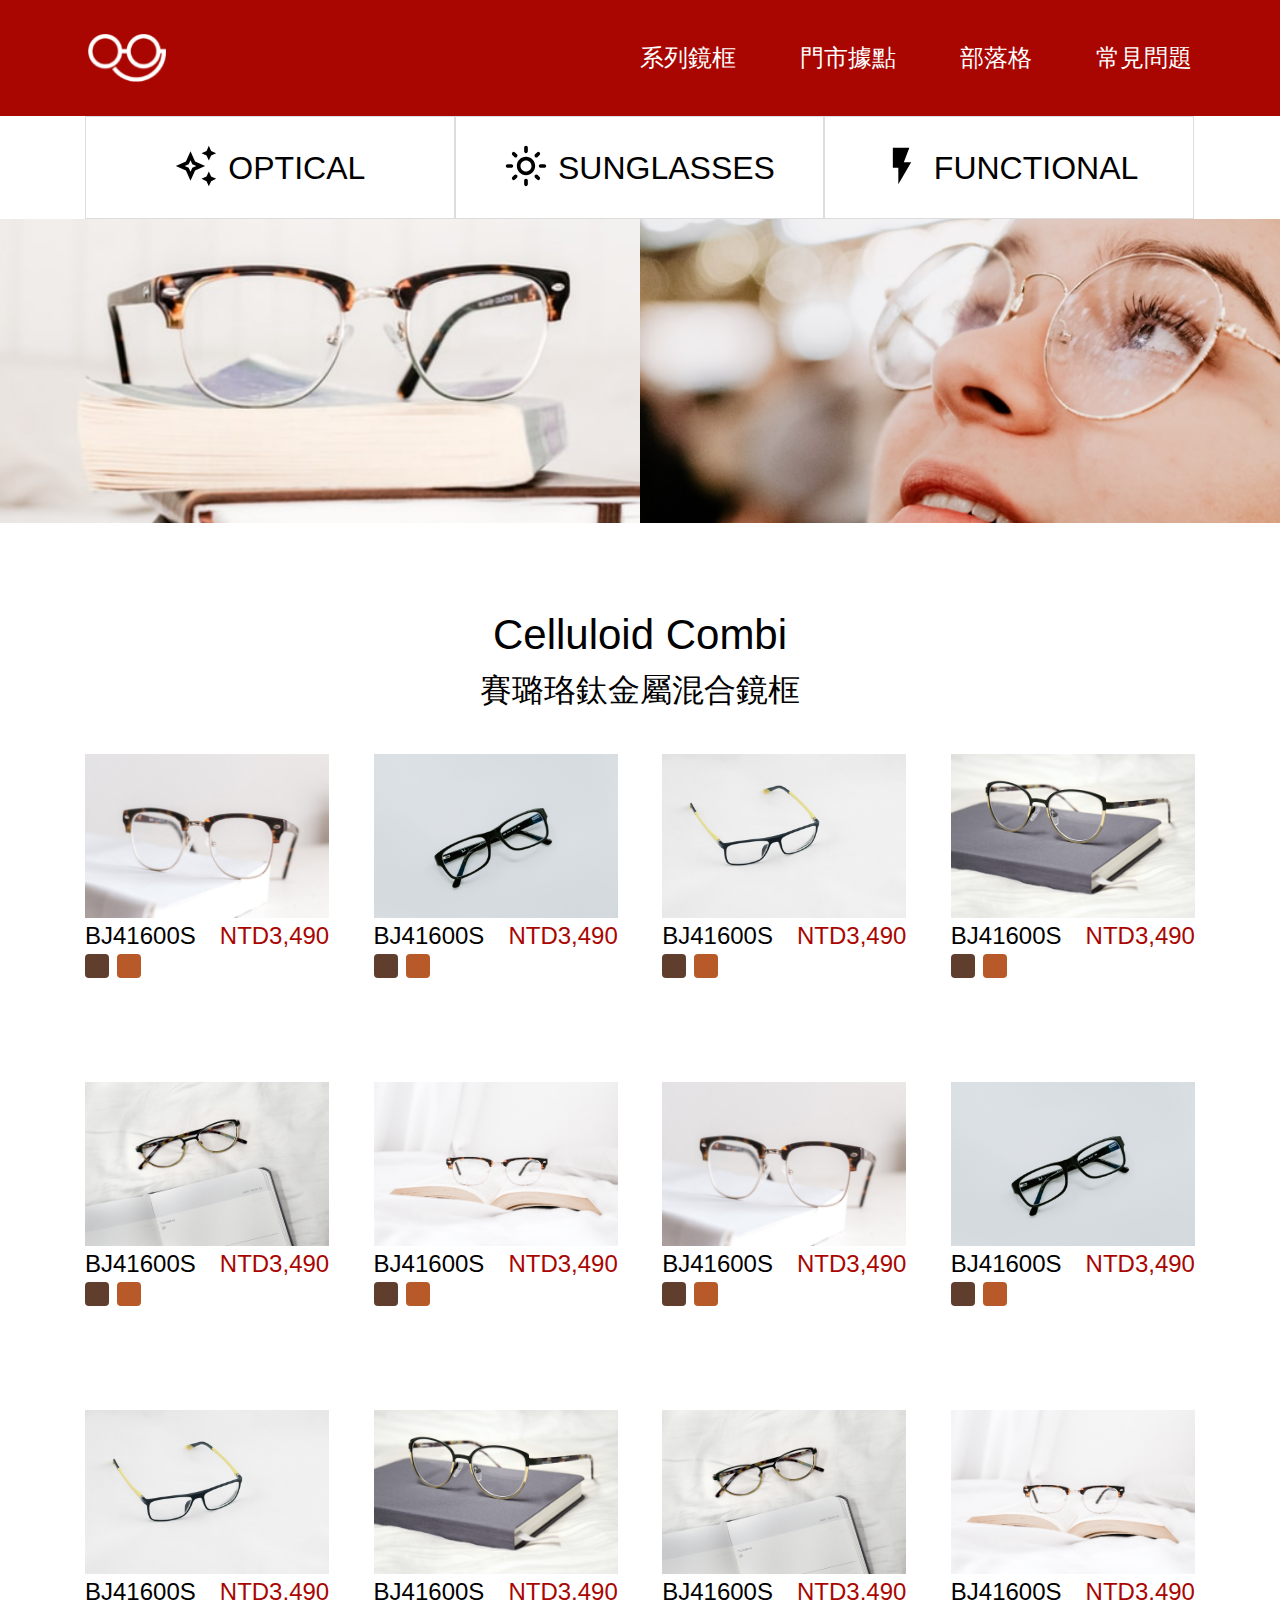
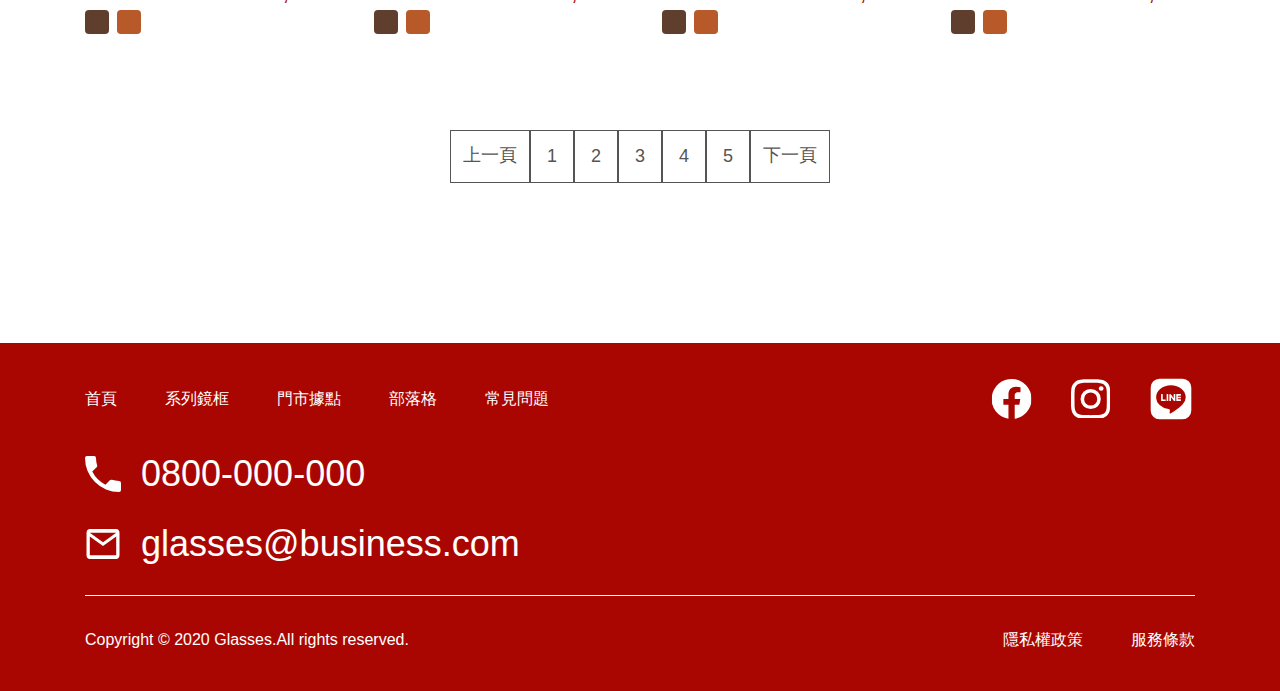
<file: product-op.html>
<!DOCTYPE html>
<html lang="en">

<head>
    <meta charset="UTF-8">
    <meta name="viewport" content="width=device-width, initial-scale=1.0">
    <meta http-equiv="X-UA-Compatible" content="ie=edge">
    <title>
        OPTICAL
    </title>
    <link rel="stylesheet" href="./assets/style/all.css">
</head>

<body>
    <nav class="navbar d-flex justify-content-between align-items-center">
        <h1><a href="index.html">logo</a></h1>
        <ul class="menu d-flex">
            <li><a href="product-op.html" class="h5">系列鏡框</a></li>
            <li><a href="location.html" class="h5">門市據點</a></li>
            <li><a href="#" class="h5">部落格</a></li>
            <li><a href="faq.html" class="h5">常見問題</a></li>
        </ul>
    </nav>

    
<div class="container">
    <ul class="product-menu">
        <li class="product-label">
            <a href="product-op.html" class="productLink">
                <img src="assets/images/auto_awesome_black_24dp.svg" class="product-icon" alt="auto_awesome_black">
                <p class="product-label-title">OPTICAL</p>
            </a>
        </li>
        <li class="product-label">
            <a href="product-sun.html" class="productLink">
                <img src="assets/images/light_mode_black_24dp.svg" class="product-icon" alt="light_mode_black">
                <p class="product-label-title">SUNGLASSES</p>
            </a>
        </li>
        <li class="product-label">
            <a href="#" class="productLink">
                <img src="assets/images/flash_on_black_24dp.svg" class="product-icon" alt="flash_on_black">
                <p class="product-label-title">FUNCTIONAL</p>
            </a>
        </li>
    </ul>
</div>
<ul class="product_banner">
    <li class="product-banner-img banner-img-1"></li>
    <li class="product-banner-img banner-img-2"></li>
</ul>
<div class="content-product container text-center">
    <div class="product-item">
        <h3 class="product-title">Celluloid Combi</h3>
        <p class="product-text">賽璐珞鈦金屬混合鏡框</p>
    </div>
    <ul class="combi celluloid">
        <li>
            <img src="assets/images/products-1.png" class="product-img" alt="product-1">
            <div class="combi-item-1">
                <h5 class="h5">BJ41600S</h5>
                <span class="h5 text-secondary">NTD3,490</span>
            </div>
            <div class="combi-item-2">
                <div class="box product-color-1"></div>
                <div class="box product-color-2"></div>
            </div>
        </li>
        <li>
            <img src="assets/images/products-7.jpg" class="product-img" alt="product-2">
            <div class="combi-item-1">
                <h5 class="h5">BJ41600S</h5>
                <span class="h5 text-secondary">NTD3,490</span>
            </div>
            <div class="combi-item-2">
                <div class="box product-color-1"></div>
                <div class="box product-color-2"></div>
            </div>
        </li>
        <li>
            <img src="assets/images/products-8.jpg" class="product-img" alt="product-3">
            <div class="combi-item-1">
                <h5 class="h5">BJ41600S</h5>
                <span class="h5 text-secondary">NTD3,490</span>
            </div>
            <div class="combi-item-2">
                <div class="box product-color-1"></div>
                <div class="box product-color-2"></div>
            </div>
        </li>
        <li>
            <img src="assets/images/products-10.jpg" class="product-img" alt="product-4">
            <div class="combi-item-1">
                <h5 class="h5">BJ41600S</h5>
                <span class="h5 text-secondary">NTD3,490</span>
            </div>
            <div class="combi-item-2">
                <div class="box product-color-1"></div>
                <div class="box product-color-2"></div>
            </div>
        </li>
        <li>
            <img src="assets/images/products-9.jpg" class="product-img" alt="product-5">
            <div class="combi-item-1">
                <h5 class="h5">BJ41600S</h5>
                <span class="h5 text-secondary">NTD3,490</span>
            </div>
            <div class="combi-item-2">
                <div class="box product-color-1"></div>
                <div class="box product-color-2"></div>
            </div>
        </li>
        <li>
            <img src="assets/images/products-12.jpg" class="product-img" alt="product-6">
            <div class="combi-item-1">
                <h5 class="h5">BJ41600S</h5>
                <span class="h5 text-secondary">NTD3,490</span>
            </div>
            <div class="combi-item-2">
                <div class="box product-color-1"></div>
                <div class="box product-color-2"></div>
            </div>
        </li>
        <li>
            <img src="assets/images/products-1.png" class="product-img" alt="product-7">
            <div class="combi-item-1">
                <h5 class="h5">BJ41600S</h5>
                <span class="h5 text-secondary">NTD3,490</span>
            </div>
            <div class="combi-item-2">
                <div class="box product-color-1"></div>
                <div class="box product-color-2"></div>
            </div>
        </li>
        <li>
            <img src="assets/images/products-7.jpg" class="product-img" alt="product-8">
            <div class="combi-item-1">
                <h5 class="h5">BJ41600S</h5>
                <span class="h5 text-secondary">NTD3,490</span>
            </div>
            <div class="combi-item-2">
                <div class="box product-color-1"></div>
                <div class="box product-color-2"></div>
            </div>
        </li>
        <li>
            <img src="assets/images/products-8.jpg" class="product-img" alt="product-9">
            <div class="combi-item-1">
                <h5 class="h5">BJ41600S</h5>
                <span class="h5 text-secondary">NTD3,490</span>
            </div>
            <div class="combi-item-2">
                <div class="box product-color-1"></div>
                <div class="box product-color-2"></div>
            </div>
        </li>
        <li>
            <img src="assets/images/products-10.jpg" class="product-img" alt="product-10">
            <div class="combi-item-1">
                <h5 class="h5">BJ41600S</h5>
                <span class="h5 text-secondary">NTD3,490</span>
            </div>
            <div class="combi-item-2">
                <div class="box product-color-1"></div>
                <div class="box product-color-2"></div>
            </div>
        </li>
        <li>
            <img src="assets/images/products-9.jpg" class="product-img" alt="product-11">
            <div class="combi-item-1">
                <h5 class="h5">BJ41600S</h5>
                <span class="h5 text-secondary">NTD3,490</span>
            </div>
            <div class="combi-item-2">
                <div class="box product-color-1"></div>
                <div class="box product-color-2"></div>
            </div>
        </li>
        <li>
            <img src="assets/images/products-12.jpg" class="product-img" alt="product-12">
            <div class="combi-item-1">
                <h5 class="h5">BJ41600S</h5>
                <span class="h5 text-secondary">NTD3,490</span>
            </div>
            <div class="combi-item-2">
                <div class="box product-color-1"></div>
                <div class="box product-color-2"></div>
            </div>
        </li>
    </ul>
    <ul class="pageOptions">
        <li><a href="#" class="pagePrevious">上一頁</a></li>
        <li><a href="#" class="page-button">1</a></li>
        <li><a href="#" class="page-button">2</a></li>
        <li><a href="#" class="page-button">3</a></li>
        <li><a href="#" class="page-button">4</a></li>
        <li><a href="#" class="page-button">5</a></li>
        <li><a href="#" class="pageNext">下一頁</a></li>
    </ul>
</div>

        <footer class="footer">
            <div class="container">
                <div class="d-flex justify-content-between border-bottom-light">
                    <div class="footer-left">
                        <ul class="footer-menu d-flex">
                            <li><a href="index.html">首頁</a></li>
                            <li><a href="product-op.html">系列鏡框</a></li>
                            <li><a href="location.html">門市據點</a></li>
                            <li><a href="#">部落格</a></li>
                            <li><a href="faq.html">常見問題</a></li>
                        </ul>
                        <ul class="footer-left-item">
                            <li class="d-flex align-items-center"><img src="assets/images/icon-phone.svg" class="footer-left-icon" alt="phone"><a href="tel:+" class="h4">0800-000-000</a></li>
                            <li class="d-flex align-items-center"><img src="assets/images/icon-mail.svg" class="footer-left-icon" alt="mail"><a href="mailto:" class="h4">glasses@business.com</a></li>
                        </ul>
                    </div>
                    <ul class="footer-links d-flex">
                        <li><a href="#"><img src="assets/images/icon-fb.svg" alt="facebook"></a></li>
                        <li><a href="#"><img src="assets/images/icon-ig.svg" alt="IG"></a></li>
                        <li><a href="#"><img src="assets/images/icon-line.svg" alt="line"></a></li>
                    </ul>
                </div>
                <div class="footer-bottom d-flex justify-content-between">
                    <p class="footer-copyright">Copyright © 2020 Glasses.All rights reserved.</p>
                    <ul class="footer-terms d-flex">
                        <li><a href="#">隱私權政策</a></li>
                        <li><a href="#">服務條款</a></li>
                    </ul>
                </div>
            </div>
        </footer>
        <script src="./assets/js/vendors.js"></script>
        <script src="./assets/js/all.js"></script>
</body>

</html>
</file>
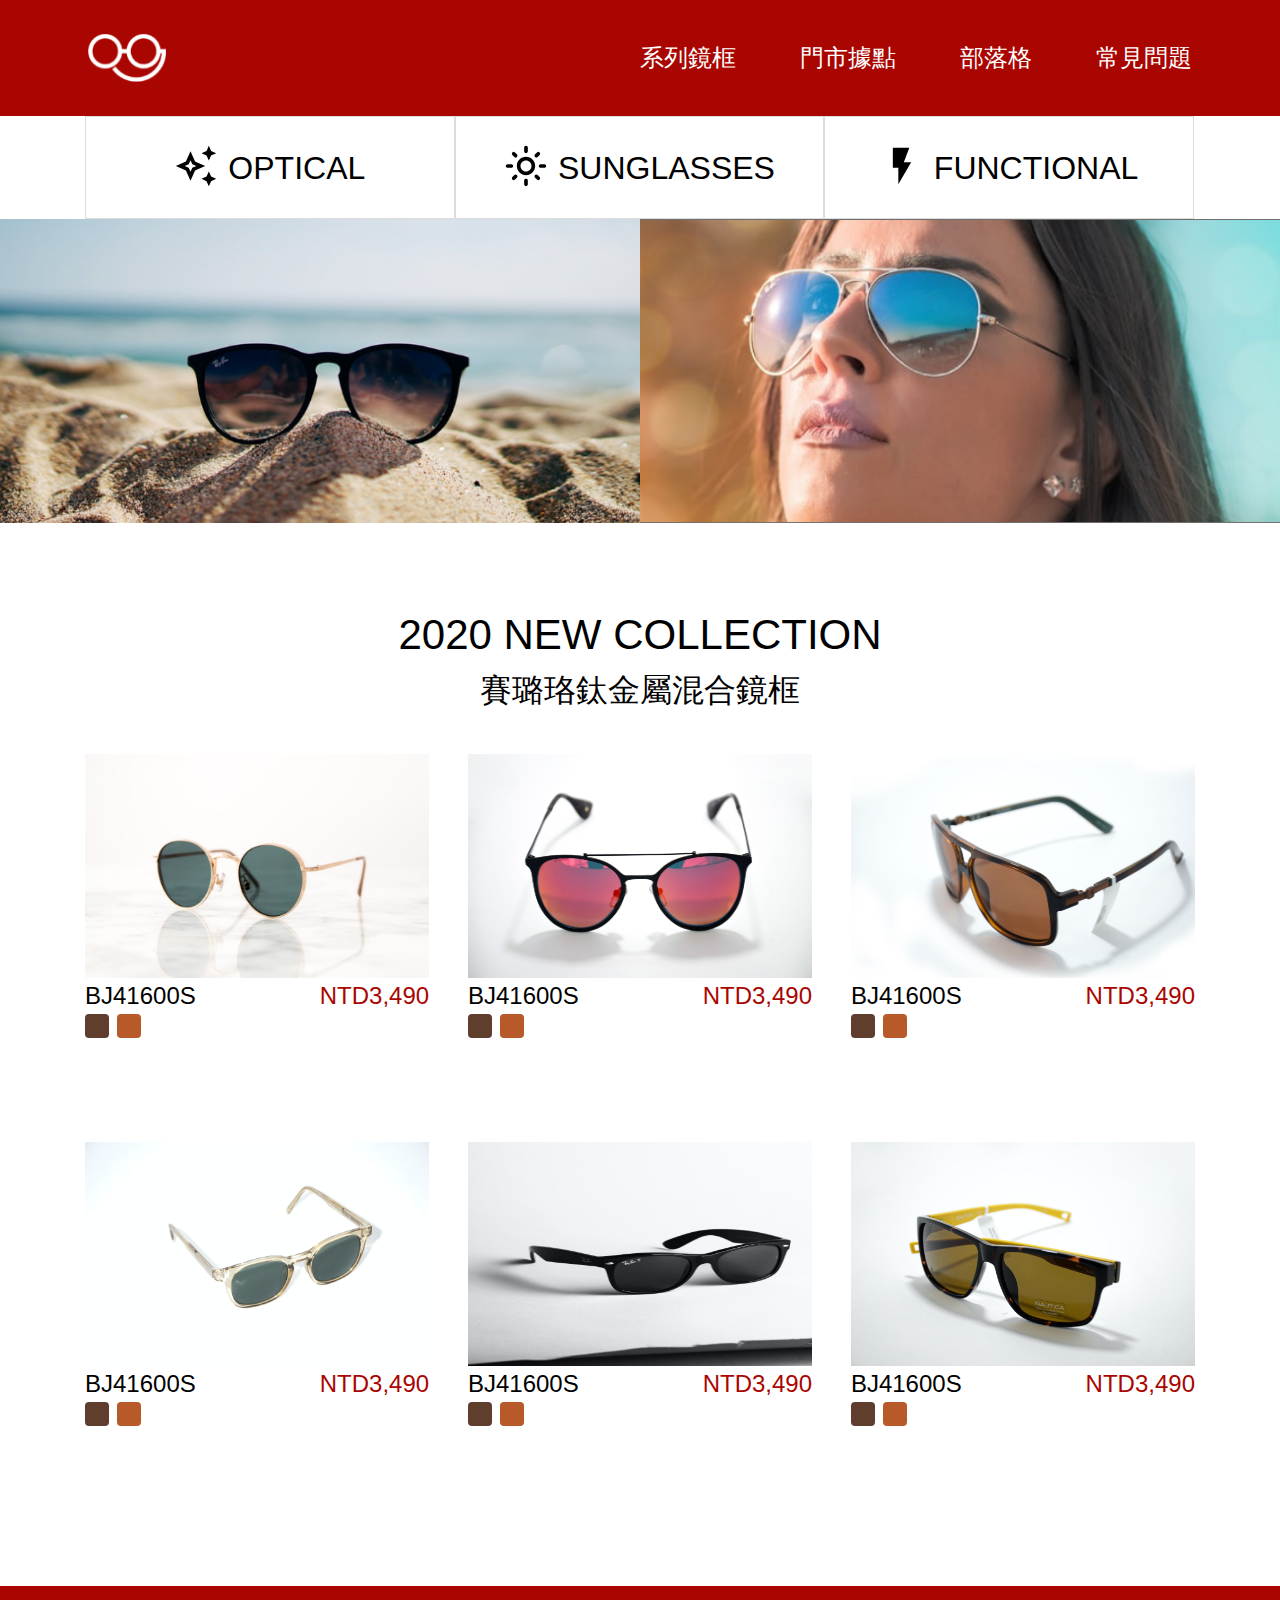
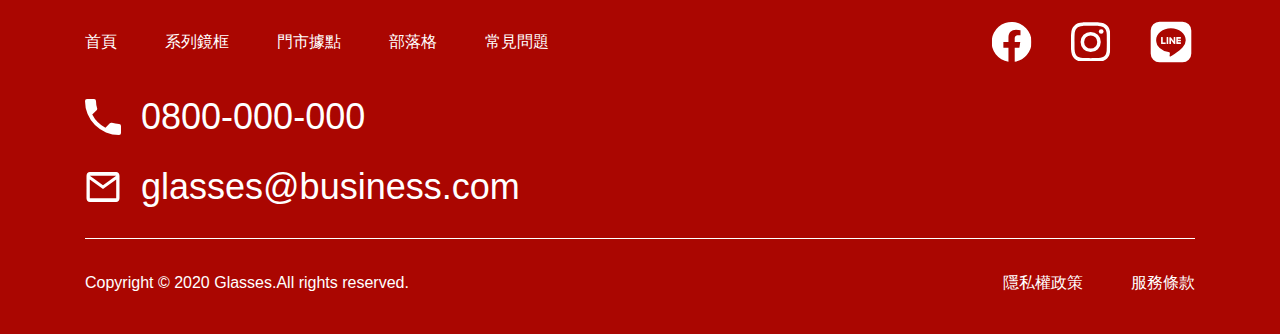
<file: product-sun.html>
<!DOCTYPE html>
<html lang="en">

<head>
    <meta charset="UTF-8">
    <meta name="viewport" content="width=device-width, initial-scale=1.0">
    <meta http-equiv="X-UA-Compatible" content="ie=edge">
    <title>
        SUNGLASSES
    </title>
    <link rel="stylesheet" href="./assets/style/all.css">
</head>

<body>
    <nav class="navbar d-flex justify-content-between align-items-center">
        <h1><a href="index.html">logo</a></h1>
        <ul class="menu d-flex">
            <li><a href="product-op.html" class="h5">系列鏡框</a></li>
            <li><a href="location.html" class="h5">門市據點</a></li>
            <li><a href="#" class="h5">部落格</a></li>
            <li><a href="faq.html" class="h5">常見問題</a></li>
        </ul>
    </nav>

    
<div class="container">
    <ul class="product-menu">
        <li class="product-label">
            <a href="product-op.html" class="productLink">
                <img src="assets/images/auto_awesome_black_24dp.svg" class="product-icon" alt="auto_awesome_black">
                <p class="product-label-title">OPTICAL</p>
            </a>
        </li>
        <li class="product-label">
            <a href="product-sun.html" class="productLink">
                <img src="assets/images/light_mode_black_24dp.svg" class="product-icon" alt="light_mode_black">
                <p class="product-label-title">SUNGLASSES</p>
            </a>
        </li>
        <li class="product-label">
            <a href="#" class="productLink">
                <img src="assets/images/flash_on_black_24dp.svg" class="product-icon" alt="flash_on_black">
                <p class="product-label-title">FUNCTIONAL</p>
            </a>
        </li>
    </ul>
</div>
<ul class="product_banner">
    <li class="product-banner-img banner-img-3"></li>
    <li class="product-banner-img banner-img-4"></li>
</ul>
<div class="content-product container text-center">
    <div class="product-item">
        <h3 class="product-title">2020 NEW COLLECTION</h3>
        <p class="product-text">賽璐珞鈦金屬混合鏡框</p>
    </div>
    <ul class="combi newCollection">
        <li>
            <img src="assets/images/products-4.png" class="product-newCollection-img" alt="product-newCollection-1">
            <div class="combi-item-1">
                <h5 class="h5">BJ41600S</h5>
                <span class="h5 text-secondary">NTD3,490</span>
            </div>
            <div class="combi-item-2">
                <div class="box product-color-1"></div>
                <div class="box product-color-2"></div>
            </div>
        </li>
        <li>
            <img src="assets/images/products-3.png" class="product-newCollection-img" alt="product-newCollection-2">
            <div class="combi-item-1">
                <h5 class="h5">BJ41600S</h5>
                <span class="h5 text-secondary">NTD3,490</span>
            </div>
            <div class="combi-item-2">
                <div class="box product-color-1"></div>
                <div class="box product-color-2"></div>
            </div>
        </li>
        <li>
            <img src="assets/images/products-2.png" class="product-newCollection-img" alt="product-newCollection-3">
            <div class="combi-item-1">
                <h5 class="h5">BJ41600S</h5>
                <span class="h5 text-secondary">NTD3,490</span>
            </div>
            <div class="combi-item-2">
                <div class="box product-color-1"></div>
                <div class="box product-color-2"></div>
            </div>
        </li>
        <li>
            <img src="assets/images/products-6.jpg" class="product-newCollection-img" alt="product-newCollection-4">
            <div class="combi-item-1">
                <h5 class="h5">BJ41600S</h5>
                <span class="h5 text-secondary">NTD3,490</span>
            </div>
            <div class="combi-item-2">
                <div class="box product-color-1"></div>
                <div class="box product-color-2"></div>
            </div>
        </li>
        <li>
            <img src="assets/images/products-11.jpg" class="product-newCollection-img" alt="product-newCollection-5">
            <div class="combi-item-1">
                <h5 class="h5">BJ41600S</h5>
                <span class="h5 text-secondary">NTD3,490</span>
            </div>
            <div class="combi-item-2">
                <div class="box product-color-1"></div>
                <div class="box product-color-2"></div>
            </div>
        </li>
        <li>
            <img src="assets/images/products-5.jpg" class="product-newCollection-img" alt="product-newCollection-6">
            <div class="combi-item-1">
                <h5 class="h5">BJ41600S</h5>
                <span class="h5 text-secondary">NTD3,490</span>
            </div>
            <div class="combi-item-2">
                <div class="box product-color-1"></div>
                <div class="box product-color-2"></div>
            </div>
        </li>
    </ul>
</div>

        <footer class="footer">
            <div class="container">
                <div class="d-flex justify-content-between border-bottom-light">
                    <div class="footer-left">
                        <ul class="footer-menu d-flex">
                            <li><a href="index.html">首頁</a></li>
                            <li><a href="product-op.html">系列鏡框</a></li>
                            <li><a href="location.html">門市據點</a></li>
                            <li><a href="#">部落格</a></li>
                            <li><a href="faq.html">常見問題</a></li>
                        </ul>
                        <ul class="footer-left-item">
                            <li class="d-flex align-items-center"><img src="assets/images/icon-phone.svg" class="footer-left-icon" alt="phone"><a href="tel:+" class="h4">0800-000-000</a></li>
                            <li class="d-flex align-items-center"><img src="assets/images/icon-mail.svg" class="footer-left-icon" alt="mail"><a href="mailto:" class="h4">glasses@business.com</a></li>
                        </ul>
                    </div>
                    <ul class="footer-links d-flex">
                        <li><a href="#"><img src="assets/images/icon-fb.svg" alt="facebook"></a></li>
                        <li><a href="#"><img src="assets/images/icon-ig.svg" alt="IG"></a></li>
                        <li><a href="#"><img src="assets/images/icon-line.svg" alt="line"></a></li>
                    </ul>
                </div>
                <div class="footer-bottom d-flex justify-content-between">
                    <p class="footer-copyright">Copyright © 2020 Glasses.All rights reserved.</p>
                    <ul class="footer-terms d-flex">
                        <li><a href="#">隱私權政策</a></li>
                        <li><a href="#">服務條款</a></li>
                    </ul>
                </div>
            </div>
        </footer>
        <script src="./assets/js/vendors.js"></script>
        <script src="./assets/js/all.js"></script>
</body>

</html>
</file>
<file: assets/style/all.css>
@charset "UTF-8";
.mb-1 {
  margin-bottom: 4px; }

.mb-2 {
  margin-bottom: 8px; }

.mb-3 {
  margin-bottom: 12px; }

.mb-4 {
  margin-bottom: 16px; }

.mb-5 {
  margin-bottom: 20px; }

.mb-6 {
  margin-bottom: 24px; }

.mb-7 {
  margin-bottom: 28px; }

.mb-8 {
  margin-bottom: 32px; }

.mb-9 {
  margin-bottom: 36px; }

.mb-10 {
  margin-bottom: 40px; }

.mb-11 {
  margin-bottom: 44px; }

.mb-12 {
  margin-bottom: 48px; }

.mb-13 {
  margin-bottom: 52px; }

.mx-auto {
  margin: 0 auto; }

@media (max-width: 767px) {
  .mb-sm-5 {
    margin-bottom: 20px; } }

.d-flex {
  display: -webkit-box;
  display: -ms-flexbox;
  display: flex; }

.flex-column {
  -webkit-box-orient: vertical;
  -webkit-box-direction: normal;
      -ms-flex-direction: column;
          flex-direction: column; }

.flex-row {
  -webkit-box-orient: horizontal;
  -webkit-box-direction: normal;
      -ms-flex-direction: row;
          flex-direction: row; }

.flex-row-reverse {
  -webkit-box-orient: horizontal;
  -webkit-box-direction: reverse;
      -ms-flex-direction: row-reverse;
          flex-direction: row-reverse; }

.justify-content-center {
  -webkit-box-pack: center;
      -ms-flex-pack: center;
          justify-content: center; }

.justify-content-around {
  -ms-flex-pack: distribute;
      justify-content: space-around; }

.justify-content-between {
  -webkit-box-pack: justify;
      -ms-flex-pack: justify;
          justify-content: space-between; }

.align-items-center {
  -webkit-box-align: center;
      -ms-flex-align: center;
          align-items: center; }

.align-items-baseline {
  -webkit-box-align: baseline;
      -ms-flex-align: baseline;
          align-items: baseline; }

.flex-wrap {
  -ms-flex-wrap: wrap;
      flex-wrap: wrap; }

.show {
  display: inline; }

.hide {
  display: none; }

.h2 {
  font-size: 64px; }

.h3 {
  font-size: 48px; }

.h4 {
  font-size: 36px; }

.h5 {
  font-size: 24px; }

.h6 {
  font-size: 20px; }

.font-s {
  font-size: 14px; }

.font-l {
  font-size: 72px; }

.fw-bold {
  font-weight: bold; }

.text-center {
  text-align: center; }

.text-primary {
  color: #650300; }

.text-secondary {
  color: #aa0601; }

.text-light {
  color: #ffffff; }

.position-relative {
  position: relative; }

.position-absolute {
  position: absolute; }

.position-fixed {
  position: fixed; }

.box-shadow {
  -webkit-box-shadow: 0px 2px 6px #00000029;
          box-shadow: 0px 2px 6px #00000029; }

.border-bottom-light {
  border-bottom: solid 1px #ffffff; }

.border-grey {
  border: solid 1px #00000020; }

/* http://meyerweb.com/eric/tools/css/reset/ 
   v2.0 | 20110126
   License: none (public domain)
*/
html, body, div, span, applet, object, iframe,
h1, h2, h3, h4, h5, h6, p, blockquote, pre,
a, abbr, acronym, address, big, cite, code,
del, dfn, em, img, ins, kbd, q, s, samp,
small, strike, strong, sub, sup, tt, var,
b, u, i, center,
dl, dt, dd, ol, ul, li,
fieldset, form, label, legend,
table, caption, tbody, tfoot, thead, tr, th, td,
article, aside, canvas, details, embed,
figure, figcaption, footer, header, hgroup,
menu, nav, output, ruby, section, summary,
time, mark, audio, video {
  /* 若要將多樣標籤一起調整，可用「,」 */
  margin: 0;
  padding: 0;
  border: 0;
  font-size: 100%;
  font: inherit;
  vertical-align: baseline; }

/* HTML5 display-role reset for older browsers */
article, aside, details, figcaption, figure,
footer, header, hgroup, menu, nav, section {
  display: block; }

body {
  line-height: 1; }

ol, ul {
  list-style: none; }

blockquote, q {
  quotes: none; }

blockquote:before, blockquote:after,
q:before, q:after {
  content: '';
  content: none; }

table {
  border-collapse: collapse;
  border-spacing: 0; }

img {
  display: block;
  max-width: 100%;
  height: auto; }

*, *:before, *:after {
  -webkit-box-sizing: border-box;
          box-sizing: border-box; }

* {
  padding: 0;
  margin: 0; }

body {
  font-family: -apple-system, BlinkMacSystemFont, "Segoe UI", "Microsoft JhengHei", Roboto, "Helvetica Neue", Arial, sans-serif;
  line-height: 1.5; }

a {
  text-decoration: none; }

.container {
  max-width: 1110px;
  margin: 0 auto; }
  @media (max-width: 992px) {
    .container {
      max-width: 690px; } }
  @media (max-width: 767px) {
    .container {
      max-width: 345px; } }

.title {
  text-align: center;
  font-size: 48px;
  font-weight: bold; }
  @media (max-width: 992px) {
    .title {
      font-size: 32px; } }
  @media (max-width: 767px) {
    .title {
      font-size: 24px; } }

.content {
  padding: 60px 0 80px 0; }
  @media (max-width: 992px) {
    .content {
      padding: 40px 0 56px 0; } }
  @media (max-width: 767px) {
    .content {
      padding: 32px 0 40px 0; } }

.content-product {
  padding: 80px 0 160px 0; }
  @media (max-width: 992px) {
    .content-product {
      padding: 56px 0 96px 0; } }
  @media (max-width: 767px) {
    .content-product {
      padding: 32px 0 56px 0; } }

.content-page {
  padding: 96px 0 160px 0; }
  @media (max-width: 992px) {
    .content-page {
      padding: 60px 0 96px 0; } }
  @media (max-width: 767px) {
    .content-page {
      padding: 28px 0 56px 0; } }

.pageOptions {
  display: -webkit-box;
  display: -ms-flexbox;
  display: flex;
  -webkit-box-pack: center;
      -ms-flex-pack: center;
          justify-content: center; }
  .pageOptions li {
    border: 1px solid #555555; }
  .pageOptions a {
    color: #555555;
    display: block;
    font-size: 18px; }
    @media (max-width: 767px) {
      .pageOptions a {
        font-size: 16px; } }
  .pageOptions .pagePrevious {
    padding: 11px 12px; }
    @media (max-width: 767px) {
      .pageOptions .pagePrevious {
        padding: 10px 10px; } }
    .pageOptions .pagePrevious:hover {
      background: #f2f2f2; }
  .pageOptions .page-button {
    padding: 12px 16px; }
    @media (max-width: 767px) {
      .pageOptions .page-button {
        padding: 12px 12px; } }
    .pageOptions .page-button:hover {
      color: #ffffff;
      background: #000000; }
  .pageOptions .pageNext {
    padding: 11px 12px; }
    @media (max-width: 767px) {
      .pageOptions .pageNext {
        padding: 10px 10px; } }
    .pageOptions .pageNext:hover {
      background: #f2f2f2; }

.navbar {
  background: #aa0601;
  padding: 30px 56px 30px 88px; }
  @media (max-width: 992px) {
    .navbar {
      padding: 30px 19px 30px 39px; } }
  @media (max-width: 767px) {
    .navbar {
      -webkit-box-orient: vertical;
      -webkit-box-direction: normal;
          -ms-flex-direction: column;
              flex-direction: column;
      padding: 0; } }
  @media (max-width: 767px) {
    .navbar h1 {
      padding: 10px 0; } }
  .navbar h1 a {
    background: url("../images/logo.png");
    background-size: contain;
    width: 78px;
    height: 48px;
    display: block;
    text-indent: 101%;
    white-space: nowrap;
    overflow: hidden; }
    @media (max-width: 767px) {
      .navbar h1 a {
        width: 47px;
        height: 29px; } }
  .navbar .menu {
    text-align: center; }
    @media (max-width: 767px) {
      .navbar .menu {
        -ms-flex-wrap: wrap;
            flex-wrap: wrap;
        width: 100%; } }
    @media (max-width: 767px) {
      .navbar .menu li {
        width: 50%;
        border: 1px solid #ffffff; } }
    .navbar .menu a {
      color: #ffffff;
      display: block;
      padding: 10px 32px; }
      @media (max-width: 992px) {
        .navbar .menu a {
          padding: 10px 20px; } }
      @media (max-width: 767px) {
        .navbar .menu a {
          padding: 8px 0; } }
    .navbar .menu a:hover {
      color: #fbc02d; }

.footer {
  color: #ffffff;
  background: #aa0601; }
  .footer a {
    color: #ffffff; }
    .footer a:hover {
      color: #fbc02d; }
  .footer .footer-left {
    padding: 34px 0 24px 0; }
    @media (max-width: 992px) {
      .footer .footer-left {
        padding: 28px 0 20px 0; } }
    .footer .footer-left .footer-menu {
      margin-bottom: 26px; }
      @media (max-width: 992px) {
        .footer .footer-left .footer-menu {
          margin-bottom: 8px; } }
      @media (max-width: 767px) {
        .footer .footer-left .footer-menu {
          display: none; } }
      .footer .footer-left .footer-menu li {
        margin-right: 48px; }
        @media (max-width: 992px) {
          .footer .footer-left .footer-menu li {
            margin-right: 40px; } }
      .footer .footer-left .footer-menu a {
        display: block;
        padding: 10px 0; }
    .footer .footer-left .footer-left-icon {
      width: 36px;
      height: 36px;
      margin-right: 20px; }
      @media (max-width: 992px) {
        .footer .footer-left .footer-left-icon {
          width: 20px;
          height: 20px; } }
      @media (max-width: 767px) {
        .footer .footer-left .footer-left-icon {
          width: 16px;
          height: 16px; } }
    .footer .footer-left .footer-left-item li:not(:last-child) {
      margin-bottom: 16px; }
      @media (max-width: 992px) {
        .footer .footer-left .footer-left-item li:not(:last-child) {
          margin-bottom: 12px; } }
      @media (max-width: 767px) {
        .footer .footer-left .footer-left-item li:not(:last-child) {
          margin-bottom: 16px; } }
    @media (max-width: 992px) {
      .footer .footer-left .footer-left-item a {
        font-size: 20px; } }
    @media (max-width: 767px) {
      .footer .footer-left .footer-left-item a {
        font-size: 16px; } }
  .footer .footer-links li {
    margin-left: 32px;
    padding: 32px 0; }
    .footer .footer-links li:hover {
      -webkit-transform: scale(1.2);
          -ms-transform: scale(1.2);
              transform: scale(1.2); }
    @media (max-width: 992px) {
      .footer .footer-links li {
        margin-left: 24px; } }
    @media (max-width: 767px) {
      .footer .footer-links li {
        padding: 24px 0; } }
  @media (max-width: 992px) {
    .footer .footer-links img {
      width: 24px;
      height: 24px; } }
  @media (max-width: 767px) {
    .footer .footer-bottom {
      display: block; } }
  .footer .footer-copyright {
    padding: 32px 0 39px 0; }
    @media (max-width: 992px) {
      .footer .footer-copyright {
        padding: 24px 0 32px 0; } }
    @media (max-width: 767px) {
      .footer .footer-copyright {
        font-size: 14px;
        padding: 16px 0 8px 0; } }
  .footer .footer-terms {
    padding: 32px 0 39px 0; }
    @media (max-width: 992px) {
      .footer .footer-terms {
        font-size: 14px;
        padding: 36px 0 21px 0; } }
    @media (max-width: 767px) {
      .footer .footer-terms {
        -webkit-box-orient: vertical;
        -webkit-box-direction: normal;
            -ms-flex-direction: column;
                flex-direction: column;
        padding: 0 0 16px 0; } }
    .footer .footer-terms li {
      margin-left: 48px; }
      @media (max-width: 992px) {
        .footer .footer-terms li {
          margin-left: 24px; } }
      @media (max-width: 767px) {
        .footer .footer-terms li {
          margin-left: 0;
          margin-bottom: 8px; } }

.banner {
  background: url("../images/banner.png") center center/cover; }
  @media (max-width: 767px) {
    .banner {
      background: url("../images/banner-sm.png") center center/cover; } }
  .banner .banner-inner {
    height: 840px;
    text-align: right; }
    @media (max-width: 767px) {
      .banner .banner-inner {
        height: 394px; } }
    @media (max-width: 992px) {
      .banner .banner-inner span {
        font-size: 20px; } }
    @media (max-width: 767px) {
      .banner .banner-inner span {
        font-size: 16px; } }
    @media (max-width: 992px) {
      .banner .banner-inner h2 {
        font-size: 48px; } }
    @media (max-width: 767px) {
      .banner .banner-inner h2 {
        font-size: 32px; } }

.profession {
  background: #aa06010d; }
  @media (max-width: 992px) {
    .profession h3 {
      margin-bottom: 40px; } }
  @media (max-width: 767px) {
    .profession h3 {
      margin-bottom: 28px; } }
  @media (max-width: 992px) {
    .profession .professionList {
      -ms-flex-wrap: wrap;
          flex-wrap: wrap; } }
  @media (max-width: 767px) {
    .profession .professionList {
      -webkit-box-pack: center;
          -ms-flex-pack: center;
              justify-content: center; } }
  @media (max-width: 992px) {
    .profession .professionList li:not(:nth-child(n + 3):nth-child(-n + 4)) {
      margin-bottom: 44px; } }
  @media (max-width: 767px) {
    .profession .professionList li:not(:nth-child(n + 3):nth-child(-n + 4)) {
      margin-bottom: 40px; } }
  @media (max-width: 767px) {
    .profession .professionList li:not(:last-child) {
      margin-bottom: 40px; } }
  .profession .professionList .profession-img {
    max-width: 83px;
    height: auto;
    margin: 0 auto;
    margin-bottom: 24px; }

.card {
  width: 23%; }
  @media (max-width: 992px) {
    .card {
      width: 45%; } }
  @media (max-width: 767px) {
    .card {
      width: 92%; } }
  .card .card-body {
    padding: 16px;
    height: auto; }
  .card .card-title {
    text-align: center; }

@media (max-width: 992px) {
  .series .series-title {
    margin-bottom: 32px; } }

@media (max-width: 767px) {
  .series .series-title {
    margin-bottom: 20px; } }

.series .seriesList li:not(:last-child) {
  margin-bottom: 32px; }
  @media (max-width: 992px) {
    .series .seriesList li:not(:last-child) {
      margin-bottom: 8px; } }

@media (max-width: 992px) {
  .series .seriesList li {
    -webkit-box-orient: horizontal;
    -webkit-box-direction: normal;
        -ms-flex-direction: row;
            flex-direction: row; } }

@media (max-width: 767px) {
  .series .seriesList li {
    position: relative; } }

.series .seriesList .series-image {
  max-width: 57%;
  height: auto; }
  @media (max-width: 992px) {
    .series .seriesList .series-image {
      max-width: 56.5%; } }
  @media (max-width: 767px) {
    .series .seriesList .series-image {
      max-width: 100%; } }

.series .seriesList a :nth-child(2n) {
  margin-right: 10px; }

@media (max-width: 767px) {
  .series .seriesList a {
    position: absolute;
    top: 50%;
    left: 50%;
    -webkit-transform: translate(-50%, -50%);
        -ms-transform: translate(-50%, -50%);
            transform: translate(-50%, -50%); } }

.series .seriesList .seriesLink {
  margin-left: 30px; }
  @media (max-width: 767px) {
    .series .seriesList .seriesLink {
      margin-left: 0; } }
  .series .seriesList .seriesLink:hover {
    -webkit-transform: scale(1.2);
        -ms-transform: scale(1.2);
            transform: scale(1.2); }
    @media (max-width: 767px) {
      .series .seriesList .seriesLink:hover {
        -webkit-transform: scale(1.2) translate(-40%, -50%);
            -ms-transform: scale(1.2) translate(-40%, -50%);
                transform: scale(1.2) translate(-40%, -50%); } }

.series .seriesList .seriesLink-reverse {
  margin-right: 30px; }
  @media (max-width: 992px) {
    .series .seriesList .seriesLink-reverse {
      margin: 0 0 0 30px; } }
  @media (max-width: 767px) {
    .series .seriesList .seriesLink-reverse {
      margin-left: 0; } }
  .series .seriesList .seriesLink-reverse:hover {
    -webkit-transform: scale(1.2);
        -ms-transform: scale(1.2);
            transform: scale(1.2); }
    @media (max-width: 767px) {
      .series .seriesList .seriesLink-reverse:hover {
        -webkit-transform: scale(1.2) translate(-40%, -50%);
            -ms-transform: scale(1.2) translate(-40%, -50%);
                transform: scale(1.2) translate(-40%, -50%); } }

.series .seriesList .series-icon {
  width: 44px;
  height: 44px; }
  @media (max-width: 992px) {
    .series .seriesList .series-icon {
      max-width: 36px;
      height: auto; } }

@media (max-width: 767px) {
  .series .seriesList .show {
    display: none; } }

@media (max-width: 767px) {
  .series .seriesList .hide {
    display: inline; } }

@media (max-width: 992px) {
  .series .seriesList h3 {
    font-size: 28px; } }

@media (max-width: 767px) {
  .series .seriesList h3 {
    color: #ffffff; } }

.joint {
  background: url("../images/bg.png") center center/cover; }
  @media (max-width: 992px) {
    .joint h3 {
      margin-bottom: 32px; } }
  @media (max-width: 767px) {
    .joint h3 {
      margin-bottom: 20px; } }
  @media (max-width: 767px) {
    .joint .jointList {
      -ms-flex-wrap: wrap;
          flex-wrap: wrap; } }
  .joint .jointList li {
    width: 48.6%; }
    @media (max-width: 767px) {
      .joint .jointList li {
        width: 100%; } }
    .joint .jointList li:hover {
      background-blend-mode: normal;
      opacity: 0.5; }
  .joint .jointList p {
    padding: 180px 0; }
    @media (max-width: 992px) {
      .joint .jointList p {
        font-size: 32px;
        padding: 117px 0; } }
    @media (max-width: 767px) {
      .joint .jointList p {
        padding: 124px 0; } }
  .joint .jointList .double {
    background: rgba(255, 255, 255, 0.5) url("../images/product-8.png") center center/cover;
    background-blend-mode: multiply;
    background-blend-mode: screen; }
    @media (max-width: 767px) {
      .joint .jointList .double {
        margin-bottom: 16px; } }
  .joint .jointList .youth {
    background: rgba(255, 255, 255, 0.5) url("../images/product-9.png") center center/cover;
    background-blend-mode: multiply;
    background-blend-mode: screen; }

.recommendList li {
  height: 460px; }

@media (max-width: 992px) {
  .recommendList li:not(:nth-child(n + 3):nth-child(-n + 4)) {
    margin-bottom: 32px; } }

@media (max-width: 767px) {
  .recommendList li:not(:nth-child(n + 3):nth-child(-n + 4)) {
    margin-bottom: 16px; } }

@media (max-width: 767px) {
  .recommendList li:not(:last-child) {
    margin-bottom: 16px; } }

.recommendList .issueDate {
  position: absolute;
  bottom: 0;
  margin-bottom: 16px; }

.contact {
  background: #aa06010d; }
  .contact h3 {
    margin-bottom: 24px; }
    @media (max-width: 767px) {
      .contact h3 {
        margin-bottom: 20px; } }
  .contact .contact-form {
    width: 65.7%; }
    @media (max-width: 992px) {
      .contact .contact-form {
        width: 65%; } }
    @media (max-width: 767px) {
      .contact .contact-form {
        width: 100%; } }
    @media (max-width: 992px) {
      .contact .contact-form h6 {
        font-size: 16px;
        margin-bottom: 16px; } }
    @media (max-width: 767px) {
      .contact .contact-form h6 {
        margin-bottom: 8px; } }

.contact-form-group {
  margin-bottom: 16px;
  display: -webkit-box;
  display: -ms-flexbox;
  display: flex;
  -webkit-box-orient: vertical;
  -webkit-box-direction: normal;
      -ms-flex-direction: column;
          flex-direction: column; }
  .contact-form-group label {
    margin-bottom: 4px; }
    @media (max-width: 992px) {
      .contact-form-group label {
        font-size: 14px; } }
  .contact-form-group input,
  .contact-form-group textarea {
    padding: 12px 16px;
    background: #aa06010d; }
    @media (max-width: 992px) {
      .contact-form-group input,
      .contact-form-group textarea {
        padding: 8px 12px; } }

.checkbox input {
  width: 18px;
  height: 18px;
  margin-right: 4px;
  margin-top: 3px; }
  @media (max-width: 992px) {
    .checkbox input {
      margin-right: 2px; } }

.contactSubmit {
  width: 50%;
  padding: 16px 0;
  background: #aa0601; }
  @media (max-width: 992px) {
    .contactSubmit {
      width: 30.4%;
      padding: 10px 0; } }
  @media (max-width: 767px) {
    .contactSubmit {
      width: 47.8%;
      padding: 8px 0; } }

.product-menu {
  display: -webkit-box;
  display: -ms-flexbox;
  display: flex; }
  .product-menu .product-label {
    width: 33.3%; }
  .product-menu li {
    border: 1px solid #dcdcdc; }
  .product-menu a:hover {
    border-bottom: 8px solid #aa0601; }
    @media (max-width: 767px) {
      .product-menu a:hover {
        border-bottom: 4px solid #aa0601; } }
  .product-menu .productLink {
    display: -webkit-box;
    display: -ms-flexbox;
    display: flex;
    -webkit-box-pack: center;
        -ms-flex-pack: center;
            justify-content: center;
    padding: 27px 0 18px 0;
    border-bottom: 8px solid transparent; }
    @media (max-width: 992px) {
      .product-menu .productLink {
        padding: 14px 0 6px 0; } }
    @media (max-width: 767px) {
      .product-menu .productLink {
        padding: 6px 0 1px 0;
        border-bottom: 4px solid transparent; } }
    .product-menu .productLink .product-icon {
      width: 44px;
      height: 44px;
      margin-right: 10px; }
      @media (max-width: 992px) {
        .product-menu .productLink .product-icon {
          max-width: 29px;
          height: auto;
          margin-right: 9px; } }
      @media (max-width: 767px) {
        .product-menu .productLink .product-icon {
          max-width: 15px;
          margin-right: 3px; } }
    .product-menu .productLink .product-label-title {
      font-size: 32px;
      color: #000000; }
      @media (max-width: 992px) {
        .product-menu .productLink .product-label-title {
          font-size: 24px; } }
      @media (max-width: 767px) {
        .product-menu .productLink .product-label-title {
          font-size: 14px; } }

.product_banner {
  display: -webkit-box;
  display: -ms-flexbox;
  display: flex; }
  .product_banner .product-banner-img {
    width: 50%;
    height: 304px; }
    @media (max-width: 767px) {
      .product_banner .product-banner-img {
        height: 148px; } }

.product-item {
  margin-bottom: 40px; }
  @media (max-width: 992px) {
    .product-item {
      margin-bottom: 32px; } }
  @media (max-width: 767px) {
    .product-item {
      margin-bottom: 20px; } }

.product-title {
  font-size: 42px; }
  @media (max-width: 992px) {
    .product-title {
      font-size: 32px; } }
  @media (max-width: 767px) {
    .product-title {
      font-size: 20px; } }

.product-text {
  font-size: 32px; }
  @media (max-width: 992px) {
    .product-text {
      font-size: 24px; } }
  @media (max-width: 767px) {
    .product-text {
      font-size: 16px; } }

.combi {
  display: -webkit-box;
  display: -ms-flexbox;
  display: flex;
  -webkit-box-pack: justify;
      -ms-flex-pack: justify;
          justify-content: space-between;
  -ms-flex-wrap: wrap;
      flex-wrap: wrap; }
  .combi li .combi-item-1 {
    display: -webkit-box;
    display: -ms-flexbox;
    display: flex;
    -webkit-box-pack: justify;
        -ms-flex-pack: justify;
            justify-content: space-between; }
  .combi li .combi-item-2 {
    display: -webkit-box;
    display: -ms-flexbox;
    display: flex; }
  .combi li .box {
    width: 24px;
    height: 24px;
    border-radius: 4px;
    margin-right: 8px; }
    @media (max-width: 767px) {
      .combi li .box {
        margin-right: 4px; } }
  @media (max-width: 767px) {
    .combi li h5,
    .combi li span {
      font-size: 16px; } }

.product-color-1 {
  background-color: #5f3e2d; }

.product-color-2 {
  background-color: #b75929; }

.banner-img-1 {
  background: url("../images/banner-1.png") center center/cover; }
  @media (max-width: 992px) {
    .banner-img-1 {
      background: url("../images/banner-1.png") center center/cover; } }

.banner-img-2 {
  background: url("../images/banner-2.png") center center/cover; }
  @media (max-width: 992px) {
    .banner-img-2 {
      background: url("../images/banner-2.png") center center/cover; } }

.product-img {
  width: 255px;
  height: 164px; }
  @media (max-width: 992px) {
    .product-img {
      width: 100%; } }

.celluloid {
  margin-bottom: 96px; }
  @media (max-width: 992px) {
    .celluloid {
      margin-bottom: 65px; } }
  @media (max-width: 767px) {
    .celluloid {
      margin-bottom: 40px; } }
  .celluloid li {
    width: 22%; }
    .celluloid li:nth-child(n):nth-child(-n + 8) {
      margin-bottom: 104px; }
    @media (max-width: 992px) {
      .celluloid li {
        width: 47%; }
        .celluloid li:nth-child(n):nth-child(-n + 10) {
          margin-bottom: 72px; } }
    @media (max-width: 767px) {
      .celluloid li {
        width: 100%; }
        .celluloid li:nth-child(n):nth-child(-n + 11) {
          margin-bottom: 32px; } }

.banner-img-3 {
  background: url("../images/banner-3.png") center center/cover; }
  @media (max-width: 992px) {
    .banner-img-3 {
      background: url("../images/banner-3.png") center center/cover; } }

.banner-img-4 {
  background: url("../images/product-2-color.png") center center/cover; }
  @media (max-width: 992px) {
    .banner-img-4 {
      background: url("../images/product-2-color.png") center center/cover; } }

.newCollection li {
  width: 31%; }
  .newCollection li:nth-child(n):nth-child(-n + 3) {
    margin-bottom: 104px; }
  @media (max-width: 992px) {
    .newCollection li {
      width: 47%; }
      .newCollection li:nth-child(n):nth-child(-n + 4) {
        margin-bottom: 72px; } }
  @media (max-width: 767px) {
    .newCollection li {
      width: 100%; }
      .newCollection li:nth-child(n):nth-child(-n + 5) {
        margin-bottom: 32px; } }

.product-newCollection-img {
  width: 350px;
  height: 224px; }
  @media (max-width: 992px) {
    .product-newCollection-img {
      width: 100%; } }

.title-page {
  font-size: 48px;
  font-weight: bold;
  padding-left: 16px;
  border-left: 8px solid #9f1213;
  margin-bottom: 60px; }
  @media (max-width: 992px) {
    .title-page {
      border-left: 4px solid #9f1213;
      margin-bottom: 40px; } }
  @media (max-width: 767px) {
    .title-page {
      font-size: 28px;
      padding-left: 8px;
      margin-bottom: 24px; } }

.selectRegion {
  display: -webkit-box;
  display: -ms-flexbox;
  display: flex;
  margin-bottom: 32px; }
  @media (max-width: 992px) {
    .selectRegion {
      margin-bottom: 24px; } }
  @media (max-width: 767px) {
    .selectRegion {
      margin-bottom: 20px; } }
  .selectRegion span {
    font-size: 24px;
    padding-right: 20px; }
    @media (max-width: 992px) {
      .selectRegion span {
        font-size: 16px; } }
    @media (max-width: 767px) {
      .selectRegion span {
        font-size: 14px;
        padding-right: 12px; } }
  .selectRegion .dropdown-toggle {
    width: 324px; }
    @media (max-width: 992px) {
      .selectRegion .dropdown-toggle {
        max-width: 237px; } }
    @media (max-width: 767px) {
      .selectRegion .dropdown-toggle {
        max-width: 277px; } }

.card-area {
  width: 31.5%; }
  @media (max-width: 992px) {
    .card-area {
      width: 47%; } }
  @media (max-width: 767px) {
    .card-area {
      width: 100%; } }

.card-area-img {
  width: 100%;
  height: 224px; }
  @media (max-width: 992px) {
    .card-area-img {
      max-height: 164px; } }

.card-area-title {
  font-size: 24px;
  font-weight: bold;
  padding: 12px 0 12px 24px; }
  @media (max-width: 992px) {
    .card-area-title {
      font-size: 16px;
      padding: 8px 0 8px 24px; } }

.card-area-item {
  padding: 16px 23px 16px 24px; }
  .card-area-item li {
    display: -webkit-box;
    display: -ms-flexbox;
    display: flex;
    -webkit-box-align: baseline;
        -ms-flex-align: baseline;
            align-items: baseline; }
  .card-area-item li:not(:last-child) {
    margin-bottom: 8px; }

.card-area-text {
  font-size: 20px; }
  @media (max-width: 992px) {
    .card-area-text {
      font-size: 14px; } }

.card-area-link {
  display: block;
  color: #ffffff;
  background: #000000;
  text-align: center;
  font-size: 19px;
  padding: 20px 0; }
  @media (max-width: 992px) {
    .card-area-link {
      font-size: 14px;
      padding: 16px 0; } }
  .card-area-link:hover {
    color: #aa0601; }

.card-area-icon {
  width: 20px;
  height: 20px;
  padding-top: 3px;
  margin-right: 10px; }
  @media (max-width: 992px) {
    .card-area-icon {
      width: 16px;
      height: 16px; } }

.areaList {
  display: -webkit-box;
  display: -ms-flexbox;
  display: flex;
  -ms-flex-wrap: wrap;
      flex-wrap: wrap; }
  .areaList li {
    margin-right: 30px; }
    @media (max-width: 767px) {
      .areaList li {
        margin-right: 0; } }
    .areaList li:nth-child(3n) {
      margin-right: 0; }
      @media (max-width: 992px) {
        .areaList li:nth-child(3n) {
          margin-right: 30px; } }
  .areaList li:nth-child(n):nth-child(-n + 3) {
    margin-bottom: 32px; }
  @media (max-width: 992px) {
    .areaList li:nth-child(n):nth-child(-n + 4) {
      margin-bottom: 20px; }
    .areaList li:nth-child(2n) {
      margin-right: 0; } }
  @media (max-width: 767px) {
    .areaList li:nth-child(n):nth-child(-n + 4) {
      margin-bottom: 16px;
      margin-right: 0; } }

.areaDetailsList {
  display: -webkit-box;
  display: -ms-flexbox;
  display: flex;
  -webkit-box-pack: justify;
      -ms-flex-pack: justify;
          justify-content: space-between; }
  @media (max-width: 992px) {
    .areaDetailsList {
      -webkit-box-orient: vertical;
      -webkit-box-direction: normal;
          -ms-flex-direction: column;
              flex-direction: column; } }

.store-information {
  width: 40%; }
  @media (max-width: 992px) {
    .store-information {
      width: 100%; } }

@media (max-width: 992px) {
  .store-information-content {
    display: -webkit-box;
    display: -ms-flexbox;
    display: flex;
    -webkit-box-pack: justify;
        -ms-flex-pack: justify;
            justify-content: space-between;
    -webkit-box-align: center;
        -ms-flex-align: center;
            align-items: center; }
    .store-information-content:not(:last-child) {
      margin-bottom: 32px; } }

@media (max-width: 767px) {
  .store-information-content {
    -webkit-box-orient: vertical;
    -webkit-box-direction: normal;
        -ms-flex-direction: column;
            flex-direction: column; }
    .store-information-content:not(:last-child) {
      margin-bottom: 16px; } }

.store-information-content .card-area-details-img {
  width: 100%;
  height: 224px; }
  @media (max-width: 992px) {
    .store-information-content .card-area-details-img {
      width: 47.8%;
      max-height: 164px; } }
  @media (max-width: 767px) {
    .store-information-content .card-area-details-img {
      width: 100%; } }

@media (max-width: 992px) {
  .store-information-content .store-information-item {
    width: 47.8%; } }

@media (max-width: 767px) {
  .store-information-content .store-information-item {
    width: 100%; } }

.store-maps {
  width: 57%; }
  @media (max-width: 992px) {
    .store-maps {
      width: 100%; } }
  .store-maps .store-map-img {
    width: 100%;
    height: 422px; }
    @media (max-width: 767px) {
      .store-maps .store-map-img {
        height: 211px; } }

.faq-title {
  font-size: 32px;
  font-weight: bold;
  margin-bottom: 36px; }
  @media (max-width: 992px) {
    .faq-title {
      margin-bottom: 32px; } }
  @media (max-width: 767px) {
    .faq-title {
      font-size: 20px;
      margin-bottom: 24px; } }

.faq-list li:not(:last-child) {
  margin-bottom: 32px; }
  @media (max-width: 992px) {
    .faq-list li:not(:last-child) {
      margin-bottom: 24px; } }
  @media (max-width: 767px) {
    .faq-list li:not(:last-child) {
      margin-bottom: 20px; } }

.faq-list-title {
  font-size: 20px;
  font-weight: bold;
  margin-bottom: 16px; }
  @media (max-width: 767px) {
    .faq-list-title {
      font-size: 16px;
      margin-bottom: 8px; } }

.faq-list-text {
  margin-left: 8.5%; }
  @media (max-width: 767px) {
    .faq-list-text {
      font-size: 14px; } }

/*# sourceMappingURL=all.css.map */
</file>
